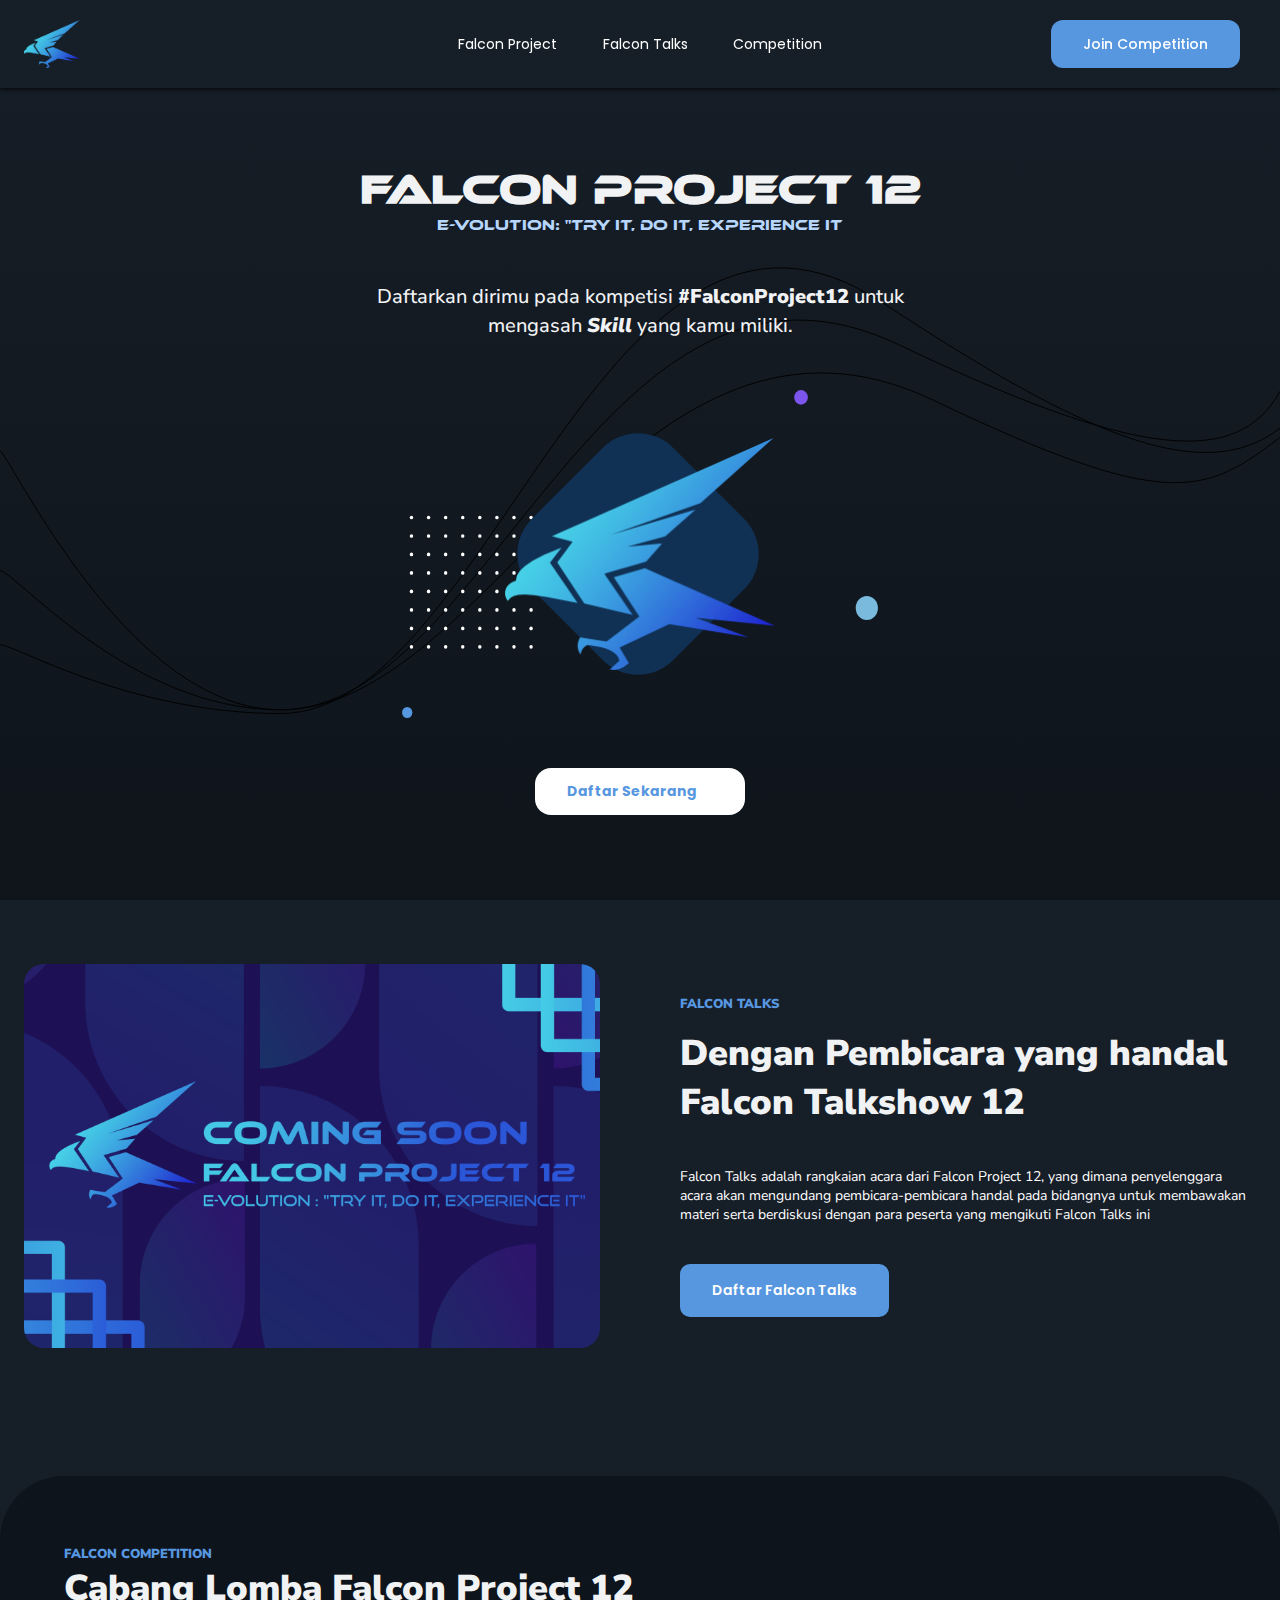
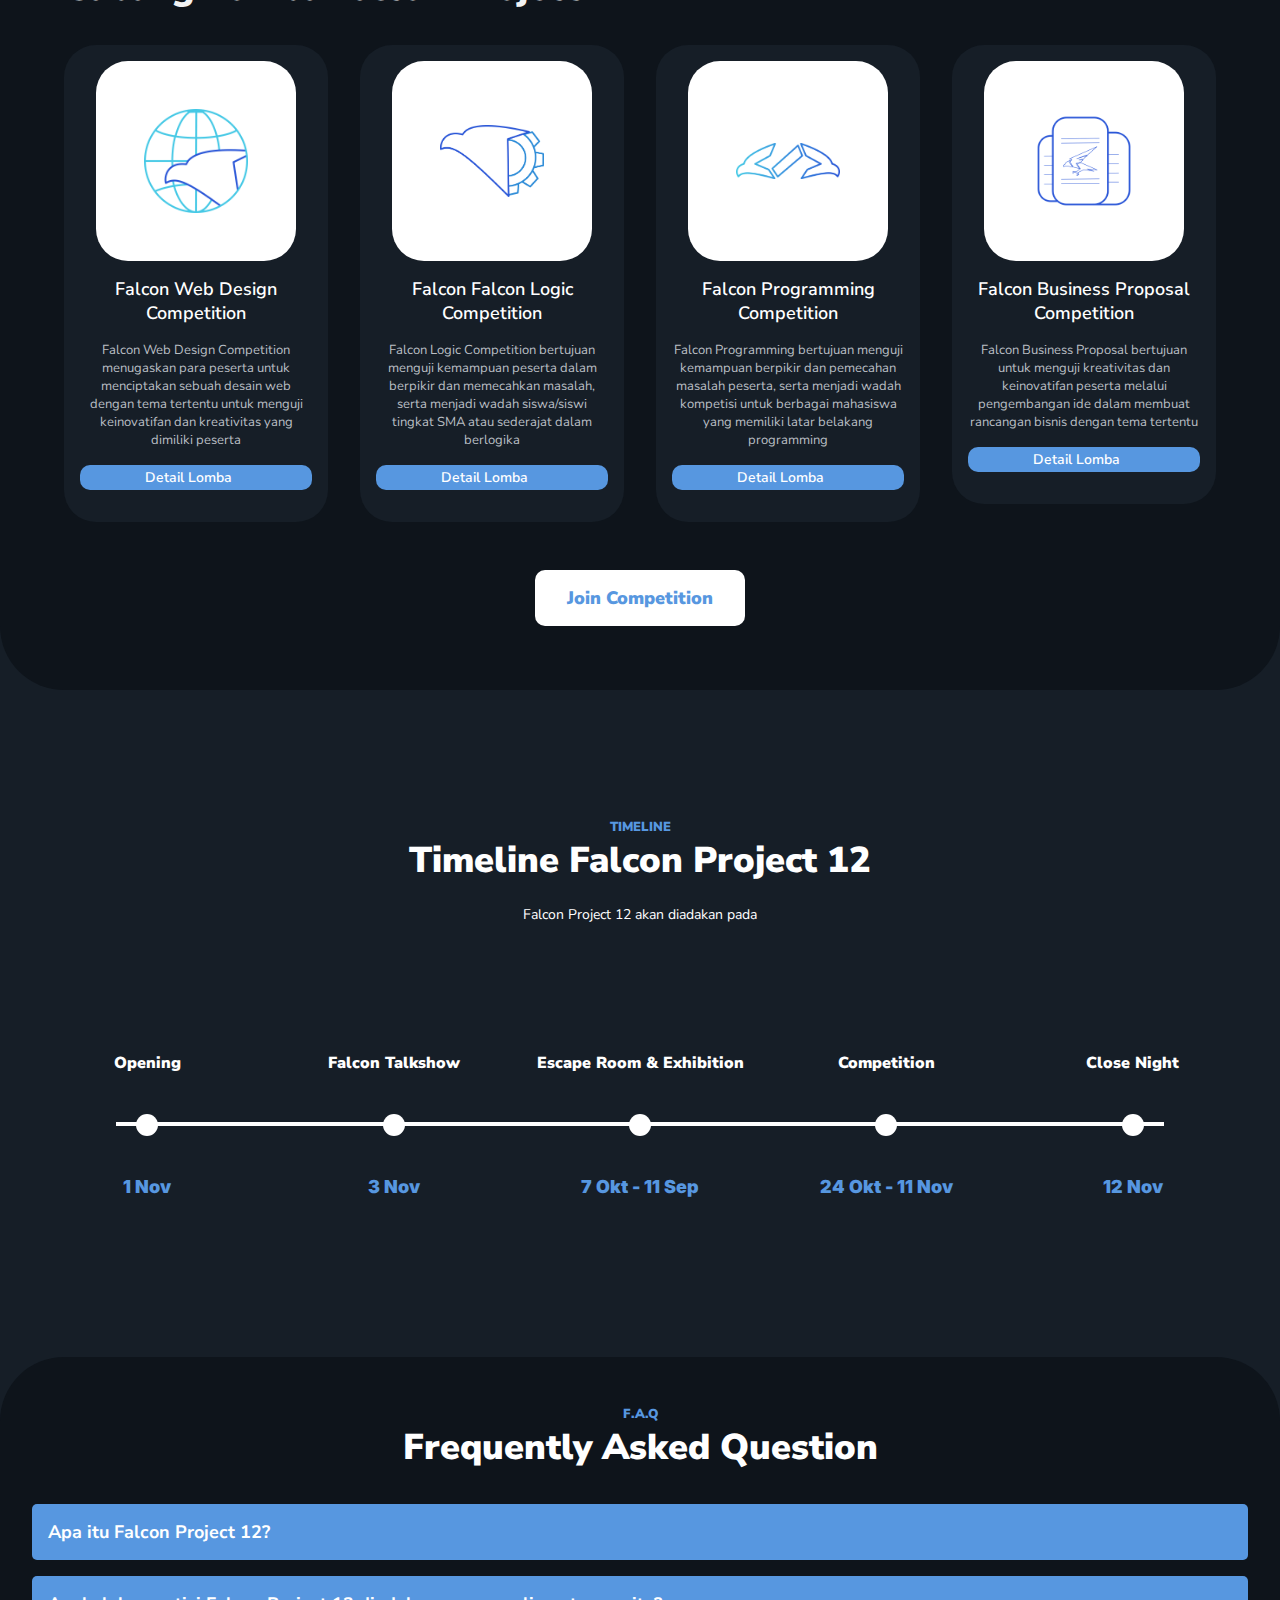
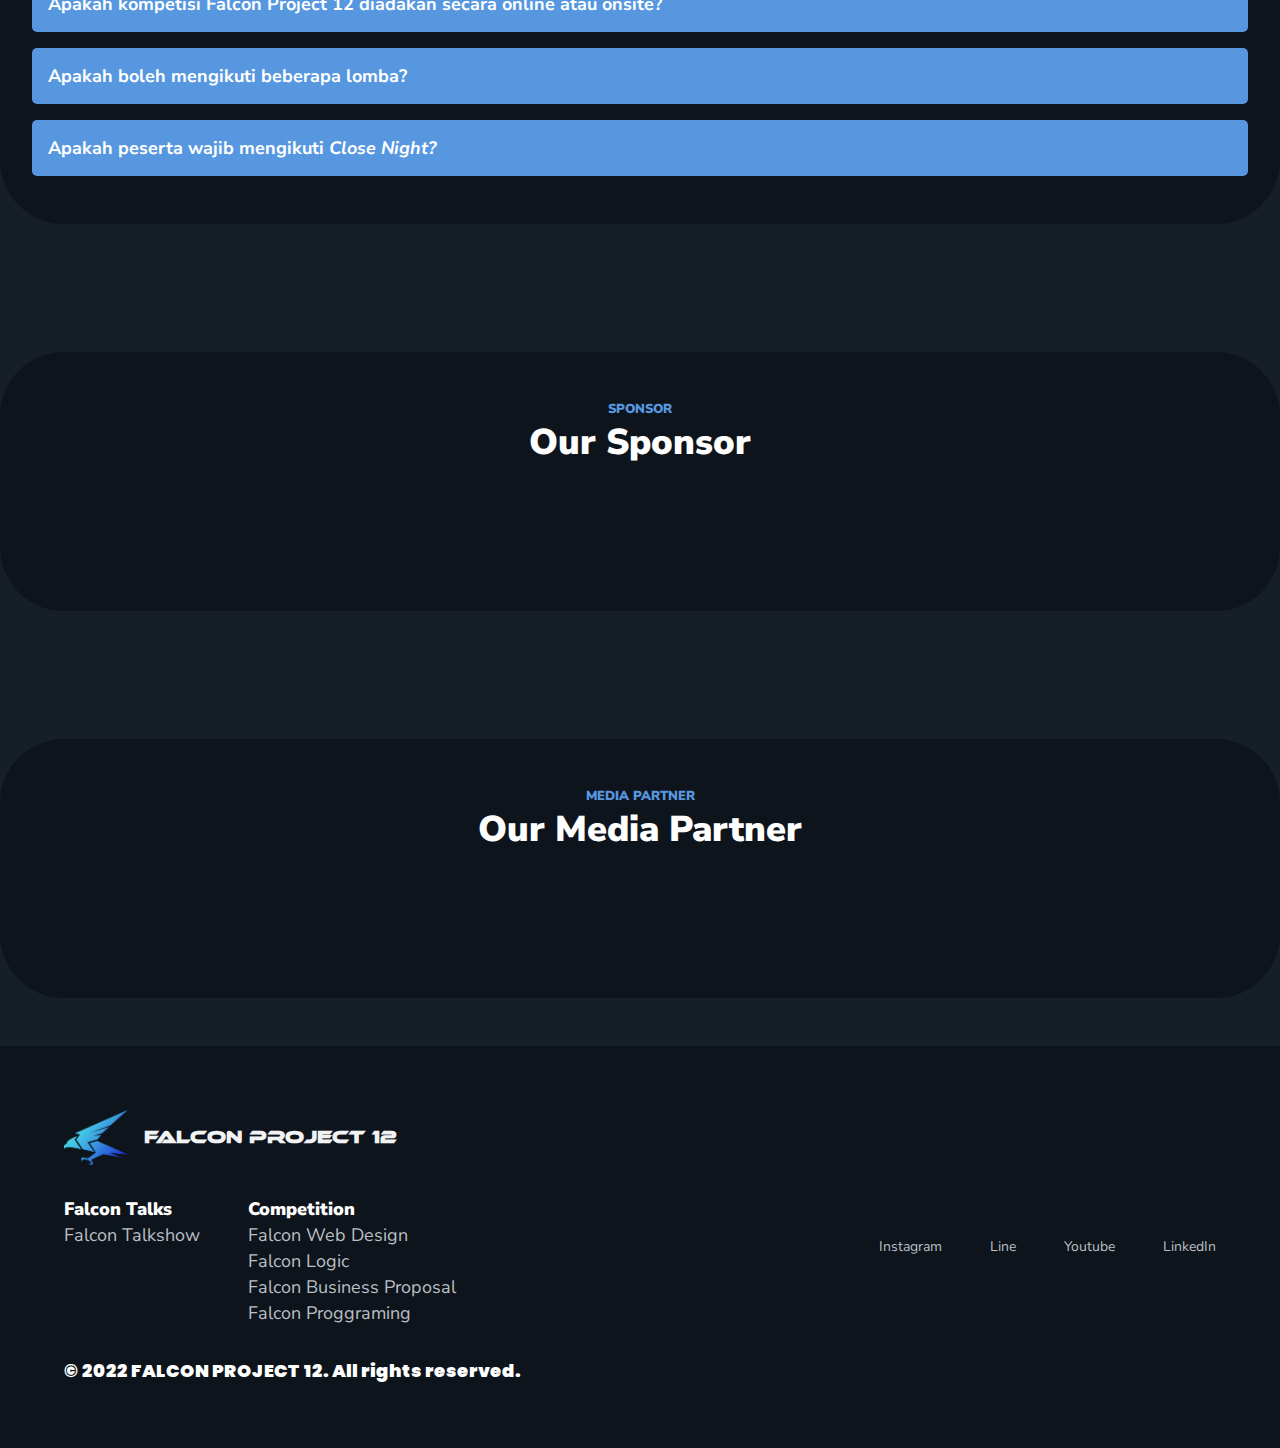
<file: index.html>
<!DOCTYPE html>
<html lang="en">
    <head>
        <meta charset="UTF-8" />
        <meta name="viewport" content="width=device-width, initial-scale=1.0" />

        <link rel="icon" href="assets/svg/logo-fp12.svg" />
        <link rel="stylesheet" href="src/css/style.css" />
        <link
            rel="stylesheet"
            href="https://unicons.iconscout.com/release/v4.0.0/css/line.css"
        />

        <title>Falcon Project 12 | Home</title>
    </head>
    <body>
        <header class="header">
            <nav class="nav container">
                <a href="" class="nav-logo">
                    <img src="assets/img/Logo.png" class="logo-img" alt=""
                /></a>

                <div class="nav-menu" id="nav-menu">
                    <ul class="nav-list">
                        <li>
                            <a href="#home" class="nav-item"
                                ><i class="uil uil-estate nav-icon"></i>
                                Falcon Project
                            </a>
                        </li>
                        <li>
                            <a href="#falcontalks" class="nav-item"
                                ><i class="uil uil-podium nav-icon"></i>
                                Falcon Talks
                            </a>
                        </li>
                        <li>
                            <a href="#competition" class="nav-item"
                                ><i class="uil uil-trophy nav-icon"></i
                                >Competition</a
                            >
                        </li>
                    </ul>
                    <i class="uil uil-times nav-close" id="nav-close"></i>
                </div>

                <div class="nav-btns">
                    <a
                        href="https://docs.google.com/forms/d/e/1FAIpQLScbzpM7zbUCjEdAmM71S8869TkVmk698YKVDysItlA7z0vyWg/viewform"
                        target="_blank"
                        class="join-btn"
                    >
                        Join Competition</a
                    >
                    <div class="nav-toggle" id="nav-toggle">
                        <i class="uil uil-apps"></i>
                    </div>
                </div>
            </nav>
        </header>

        <main class="main">
            <!-- =================================== Home =================================== -->
            <section class="home" id="home">
                <div class="home-container box-container">
                    <div class="home-content">
                        <div class="home-data">
                            <div class="home-wrapper-title">
                                <h1 class="home-title">Falcon Project 12</h1>
                                <h3 class="home-subtitle">
                                    E-VOLUTION: "TRY IT, DO IT, EXPERIENCE IT
                                </h3>
                            </div>
                            <h4 class="home-desc">
                                Daftarkan dirimu pada kompetisi
                                <span>#FalconProject12</span> untuk mengasah
                                <i>Skill</i> yang kamu miliki.
                            </h4>
                        </div>
                        <div class="home-img">
                            <img
                                src="assets/img/Logo.png"
                                class="home-image"
                                alt=""
                            />
                        </div>
                        <div class="home-btns">
                            <a
                                href="https://docs.google.com/forms/d/e/1FAIpQLScbzpM7zbUCjEdAmM71S8869TkVmk698YKVDysItlA7z0vyWg/viewform"
                                target="_blank"
                                class="home-join-btn"
                                ><b>Daftar Sekarang</b>
                                <i class="uil uil-import join-icon"></i
                            ></a>
                        </div>
                    </div>
                </div>
            </section>

            <!-- =================================== Falcon Talks =================================== -->

            <section class="falcontalks section" id="falcontalks">
                <div class="container falcontalks-content">
                    <div class="falcontalks-img">
                        <img
                            src="assets/img/Coming Soon FP 12 Banner.png"
                            class="falcontalks-image"
                            alt=""
                        />
                    </div>
                    <div class="falcontalks-data">
                        <div class="falcontalks-title">
                            <span class="section-title">FALCON TALKS</span>
                            <h4 class="section-subtitle">
                                Dengan Pembicara yang handal Falcon Talkshow 12
                            </h4>
                        </div>
                        <div class="section-desc justify-text">
                            Falcon Talks adalah rangkaian acara dari Falcon
                            Project 12, yang dimana penyelenggara acara akan
                            mengundang pembicara-pembicara handal pada bidangnya
                            untuk membawakan materi serta berdiskusi dengan para
                            peserta yang mengikuti Falcon Talks ini
                        </div>
                        <a href="" class="falcontalks-btn"
                            >Daftar Falcon Talks</a
                        >
                    </div>
                </div>
            </section>

            <!-- =================================== Falcon Competition =================================== -->
            <section class="competition section section-gap" id="competition">
                <div class="container competition-content box-container-second">
                    <div class="competition-data z-top">
                        <div class="competition-title">
                            <span class="section-title"
                                >FALCON COMPETITION</span
                            >
                            <h4 class="section-subtitle">
                                Cabang Lomba Falcon Project 12
                            </h4>
                        </div>
                    </div>
                    <div class="competition-list z-top">
                        <div class="competition-item-wrapper">
                            <div class="competition-item-img">
                                <img
                                    src="assets/img/Logo Lomba/Falcon Web Design.png"
                                    alt=""
                                />
                            </div>
                            <div class="competition-item-title">
                                Falcon Web Design Competition
                            </div>
                            <div class="competition-item-desc">
                                Falcon Web Design Competition menugaskan para
                                peserta untuk menciptakan sebuah desain web
                                dengan tema tertentu untuk menguji keinovatifan
                                dan kreativitas yang dimiliki peserta
                            </div>
                            <a
                                href="src/pages/falcon-webdesign.html"
                                class="competition-item-btn"
                            >
                                Detail Lomba
                                <i
                                    class="uil uil-angle-right competition-item-arrow"
                                ></i>
                            </a>
                        </div>

                        <div class="competition-item-wrapper">
                            <div class="competition-item-img">
                                <img
                                    src="assets/img/Logo Lomba/Falcon Logic.png"
                                    alt=""
                                />
                            </div>
                            <div class="competition-item-title">
                                Falcon Falcon Logic Competition
                            </div>
                            <div class="competition-item-desc">
                                Falcon Logic Competition bertujuan menguji
                                kemampuan peserta dalam berpikir dan memecahkan
                                masalah, serta menjadi wadah siswa/siswi tingkat
                                SMA atau sederajat dalam berlogika
                            </div>
                            <a
                                href="src/pages/falcon-logic.html"
                                class="competition-item-btn"
                            >
                                Detail Lomba
                                <i
                                    class="uil uil-angle-right competition-item-arrow"
                                ></i>
                            </a>
                        </div>

                        <div class="competition-item-wrapper">
                            <div class="competition-item-img">
                                <img
                                    src="assets/img/Logo Lomba/Falcon Programming.png"
                                    alt=""
                                />
                            </div>
                            <div class="competition-item-title">
                                Falcon Programming Competition
                            </div>
                            <div class="competition-item-desc">
                                Falcon Programming bertujuan menguji kemampuan
                                berpikir dan pemecahan masalah peserta, serta
                                menjadi wadah kompetisi untuk berbagai mahasiswa
                                yang memiliki latar belakang programming
                            </div>
                            <a
                                href="src/pages/falcon-programming.html"
                                class="competition-item-btn"
                            >
                                Detail Lomba
                                <i
                                    class="uil uil-angle-right competition-item-arrow"
                                ></i>
                            </a>
                        </div>

                        <div class="competition-item-wrapper">
                            <div class="competition-item-img">
                                <img
                                    src="assets/img/Logo Lomba/Falcon Business.png"
                                    alt=""
                                />
                            </div>
                            <div class="competition-item-title">
                                Falcon Business Proposal Competition
                            </div>
                            <div class="competition-item-desc">
                                Falcon Business Proposal bertujuan untuk menguji
                                kreativitas dan keinovatifan peserta melalui
                                pengembangan ide dalam membuat rancangan bisnis
                                dengan tema tertentu
                            </div>
                            <a
                                href="src/pages/falcon-businessproposal.html"
                                class="competition-item-btn"
                            >
                                Detail Lomba
                                <i
                                    class="uil uil-angle-right competition-item-arrow"
                                ></i>
                            </a>
                        </div>
                    </div>
                    <a
                        href="https://docs.google.com/forms/d/e/1FAIpQLScbzpM7zbUCjEdAmM71S8869TkVmk698YKVDysItlA7z0vyWg/viewform"
                        target="_blank"
                        class="competition-btn z-top"
                        >Join Competition</a
                    >
                </div>
            </section>

            <!-- =================================== Falcon Timeline =================================== -->
            <div class="section timeline section-gap" id="timeline">
                <div class="container timeline-content">
                    <div class="timeline-data">
                        <div class="timeline-title">
                            <div class="section-title">TIMELINE</div>
                            <div class="section-subtitle">
                                Timeline Falcon Project 12
                            </div>
                        </div>
                        <div class="section-desc timeline-desc">
                            Falcon Project 12 akan diadakan pada
                        </div>
                    </div>
                    <div class="timeline-main">
                        <span class="timeline-middle-line"> </span>
                        <div class="timeline-item">
                            <h4 class="timeline-item-title">Opening</h4>
                            <span class="timeline-rounded">
                                <div class="timeline-rounded-center"></div>
                            </span>
                            <div class="timeline-item-date">1 Nov</div>
                        </div>
                        <div class="timeline-item">
                            <h4 class="timeline-item-title">Falcon Talkshow</h4>
                            <span class="timeline-rounded">
                                <div class="timeline-rounded-center"></div>
                            </span>
                            <div class="timeline-item-date">3 Nov</div>
                        </div>
                        <div class="timeline-item">
                            <h4 class="timeline-item-title">
                                Escape Room & Exhibition
                            </h4>
                            <span class="timeline-rounded">
                                <div class="timeline-rounded-center"></div>
                            </span>
                            <div class="timeline-item-date">7 Okt - 11 Sep</div>
                        </div>
                        <div class="timeline-item">
                            <h4 class="timeline-item-title">Competition</h4>
                            <span class="timeline-rounded">
                                <div class="timeline-rounded-center"></div>
                            </span>
                            <div class="timeline-item-date">
                                24 Okt - 11 Nov
                            </div>
                        </div>
                        <div class="timeline-item">
                            <h4 class="timeline-item-title">Close Night</h4>
                            <span class="timeline-rounded">
                                <div class="timeline-rounded-center"></div>
                            </span>
                            <div class="timeline-item-date">12 Nov</div>
                        </div>
                    </div>
                </div>
            </div>

            <!-- =================================== Falcon F A Q =================================== -->
            <div class="section faq section-gap" id="faq">
                <div class="container faq-content box-container-second">
                    <div class="faq-data">
                        <div class="faq-title">
                            <div class="section-title">F.A.Q</div>
                            <div class="section-subtitle">
                                Frequently Asked Question
                            </div>
                        </div>
                    </div>
                    <div class="faq-main">
                        <div class="faq-item">
                            <p class="faq-question">
                                Apa itu Falcon Project 12?
                            </p>
                            <div class="faq-answer-wrapper">
                                <p class="faq-answer">
                                    Falcon Project 12 adalah sebuah
                                    <i>Event IT</i> yang diadakan oleh Fakultas
                                    <i
                                        >School of Information Science and
                                        Technology </i
                                    >(SISTech) UPH.
                                </p>
                            </div>
                        </div>

                        <div class="faq-item">
                            <p class="faq-question">
                                Apakah kompetisi Falcon Project 12 diadakan
                                secara online atau onsite?
                            </p>
                            <div class="faq-answer-wrapper">
                                <p class="faq-answer">
                                    Seluruh babak penyisihan lomba yang diadakan
                                    akan dilaksanakan secara <i>online</i>, dan
                                    seluruh <b>Babak Final</b> akan dilaksanakan
                                    secara <i>on-site</i>, di Universitas Pelita
                                    Harapan Main Campus, Lippo Village.
                                </p>
                            </div>
                        </div>

                        <div class="faq-item">
                            <p class="faq-question">
                                Apakah boleh mengikuti beberapa lomba?
                            </p>
                            <div class="faq-answer-wrapper">
                                <p class="faq-answer">
                                    Ya, peserta dapat mengikuti lebih dari satu
                                    lomba.
                                </p>
                            </div>
                        </div>

                        <div class="faq-item">
                            <p class="faq-question">
                                Apakah peserta wajib mengikuti
                                <i>Close Night?</i>
                            </p>
                            <div class="faq-answer-wrapper">
                                <p class="faq-answer">
                                    Ya, peserta berhasil menjadi juara
                                    diwajibkan untuk mengikuti
                                    <i>Closing Night</i>.
                                </p>
                            </div>
                        </div>
                    </div>
                </div>
            </div>

            <!-- =================================== Falcon Sponsor =================================== -->
            <div class="section sponsor section-gap">
                <div class="container sponsor-content box-container-second">
                    <div class="sponsor-data">
                        <div class="sponsor-title">
                            <div class="section-title">SPONSOR</div>
                            <div class="section-subtitle">Our Sponsor</div>
                        </div>
                    </div>
                    <div class="sponsor-main">
                        <div class="sponsor-item">
                            <!-- <img src="assets/img/Logo HMP/HMFH.png" alt="" /> -->
                        </div>
                    </div>
                </div>
            </div>

            <!-- =================================== Falcon Media Partner =================================== -->
            <div class="section sponsor section-gap">
                <div class="container sponsor-content box-container-second">
                    <div class="sponsor-data">
                        <div class="sponsor-title">
                            <div class="section-title">MEDIA PARTNER</div>
                            <div class="section-subtitle">
                                Our Media Partner
                            </div>
                        </div>
                    </div>
                    <div class="sponsor-main">
                        <div class="sponsor-item">
                            <!-- <img src="assets/img/Logo HMP/HMFH.png" alt="" /> -->
                        </div>
                    </div>
                </div>
            </div>
        </main>

        <footer class="footer">
            <div class="footer-main">
                <a href="#" class="footer-logo-wrapper">
                    <img src="assets/img/Logo.png" class="footer-logo" alt="" />
                    <h2 class="footer-logo-title">Falcon Project 12</h2>
                </a>
                <div class="footer-items">
                    <div class="footer-item">
                        <a href="#" class="footer-item-title">Falcon Talks</a>
                        <a href="#falcontalks" class="footer-item-subitem"
                            >Falcon Talkshow</a
                        >
                    </div>
                    <div class="footer-item">
                        <a href="#competition" class="footer-item-title"
                            >Competition</a
                        >
                        <a href="#competition" class="footer-item-subitem"
                            >Falcon Web Design</a
                        >
                        <a href="#competition" class="footer-item-subitem"
                            >Falcon Logic</a
                        >
                        <a href="#competition" class="footer-item-subitem"
                            >Falcon Business Proposal</a
                        >
                        <a href="#competition" class="footer-item-subitem"
                            >Falcon Proggraming</a
                        >
                    </div>
                </div>
                <div class="footer-footer">
                    <h4 class="footer-footer-desc">
                        © 2022 FALCON PROJECT 12. All rights reserved.
                    </h4>
                </div>
            </div>
            <div class="footer-sosmed">
                <a
                    href="https://www.instagram.com/falconprojectuph/"
                    class="footer-icon-wrapper"
                    target="_blank"
                >
                    <i class="uil uil-instagram-alt footer-icon"></i>
                    <p class="footer-icon-title">Instagram</p>
                </a>

                <a
                    href="https://line.me/ti/p/~@dpt6203g"
                    class="footer-icon-wrapper"
                    target="_blank"
                >
                    <i class="uil uil-line footer-icon"></i>
                    <p class="footer-icon-title">Line</p>
                </a>
                <a
                    href="https://www.youtube.com/channel/UCRBJ0VgC83JidBvAix3I2Kg"
                    class="footer-icon-wrapper"
                    target="_blank"
                >
                    <i class="uil uil-youtube footer-icon"></i>
                    <p class="footer-icon-title">Youtube</p>
                </a>
                <a
                    href="https://www.linkedin.com/school/universitas-pelita-harapan-main-campus/"
                    class="footer-icon-wrapper"
                    target="_blank"
                >
                    <i class="uil uil-linkedin footer-icon"></i>
                    <p class="footer-icon-title">LinkedIn</p>
                </a>
            </div>
        </footer>

        <script src="src/js/main.js"></script>
    </body>
</html>
</file>
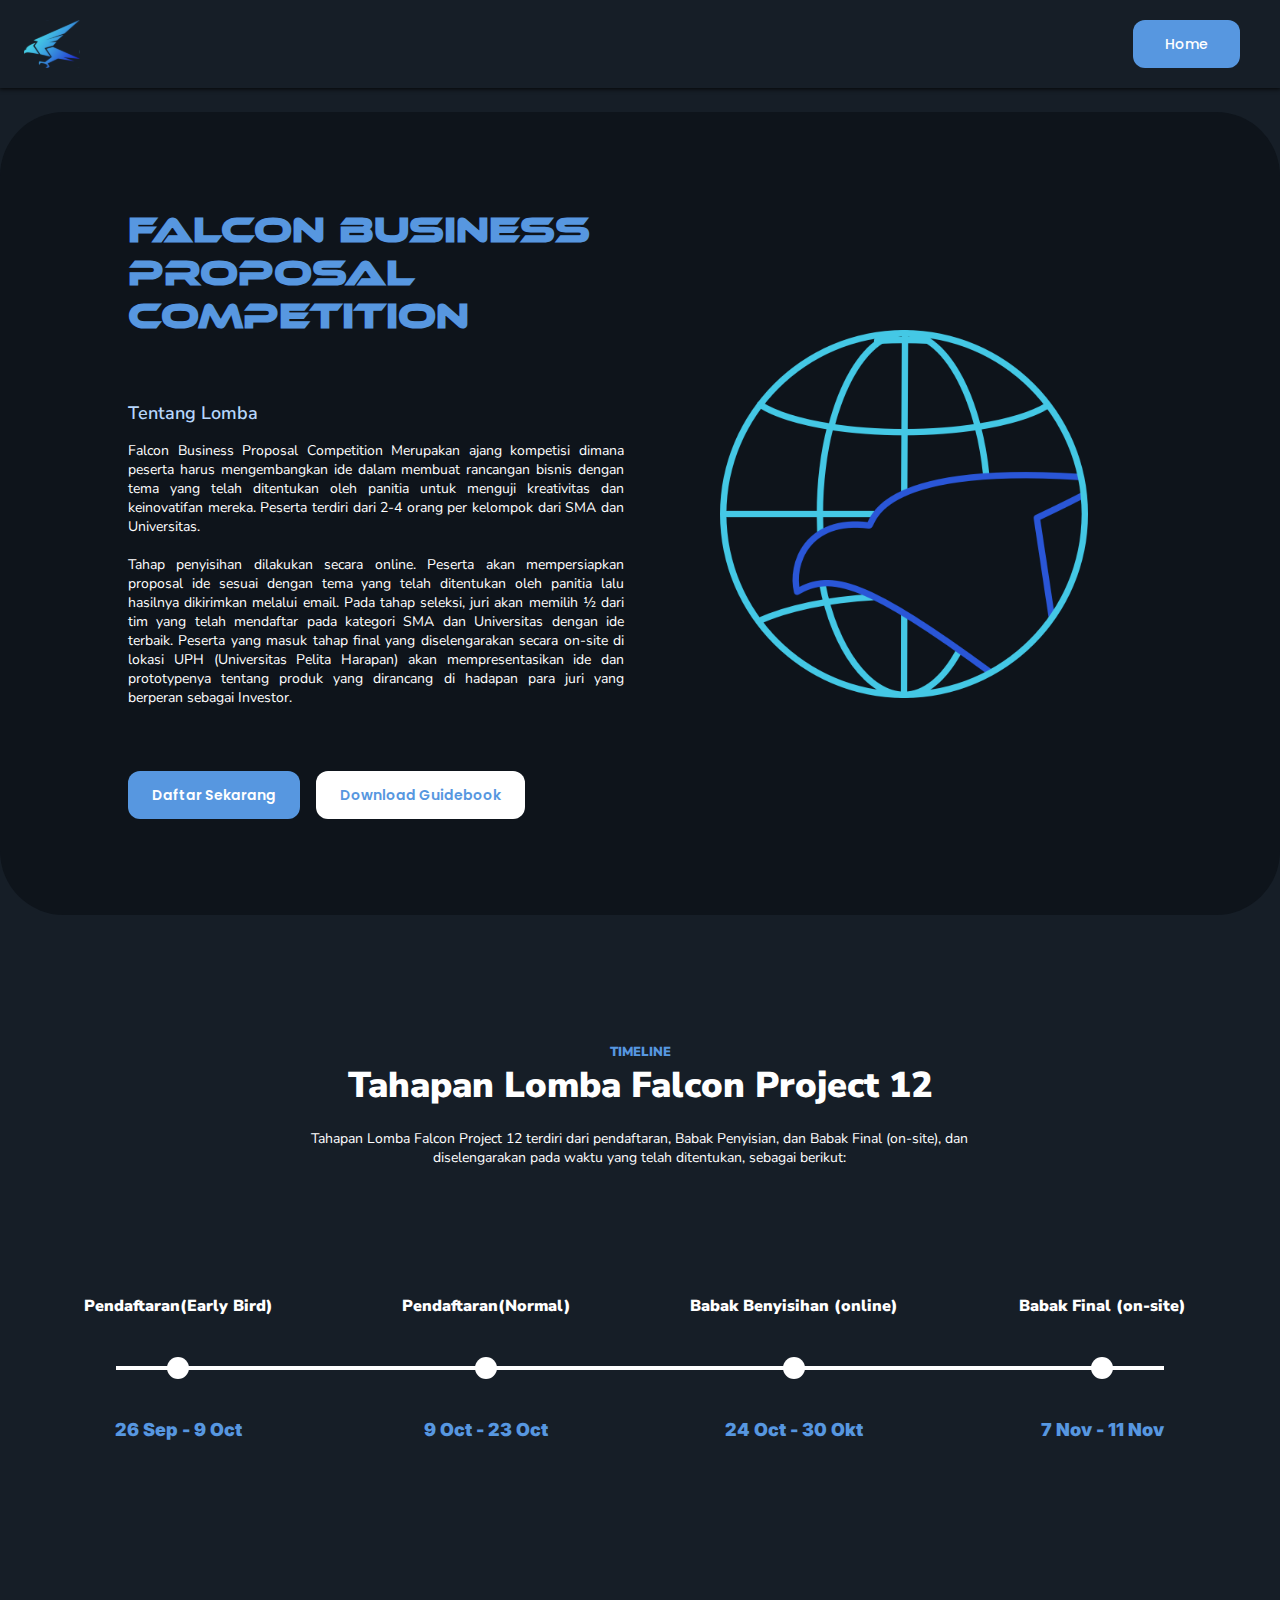
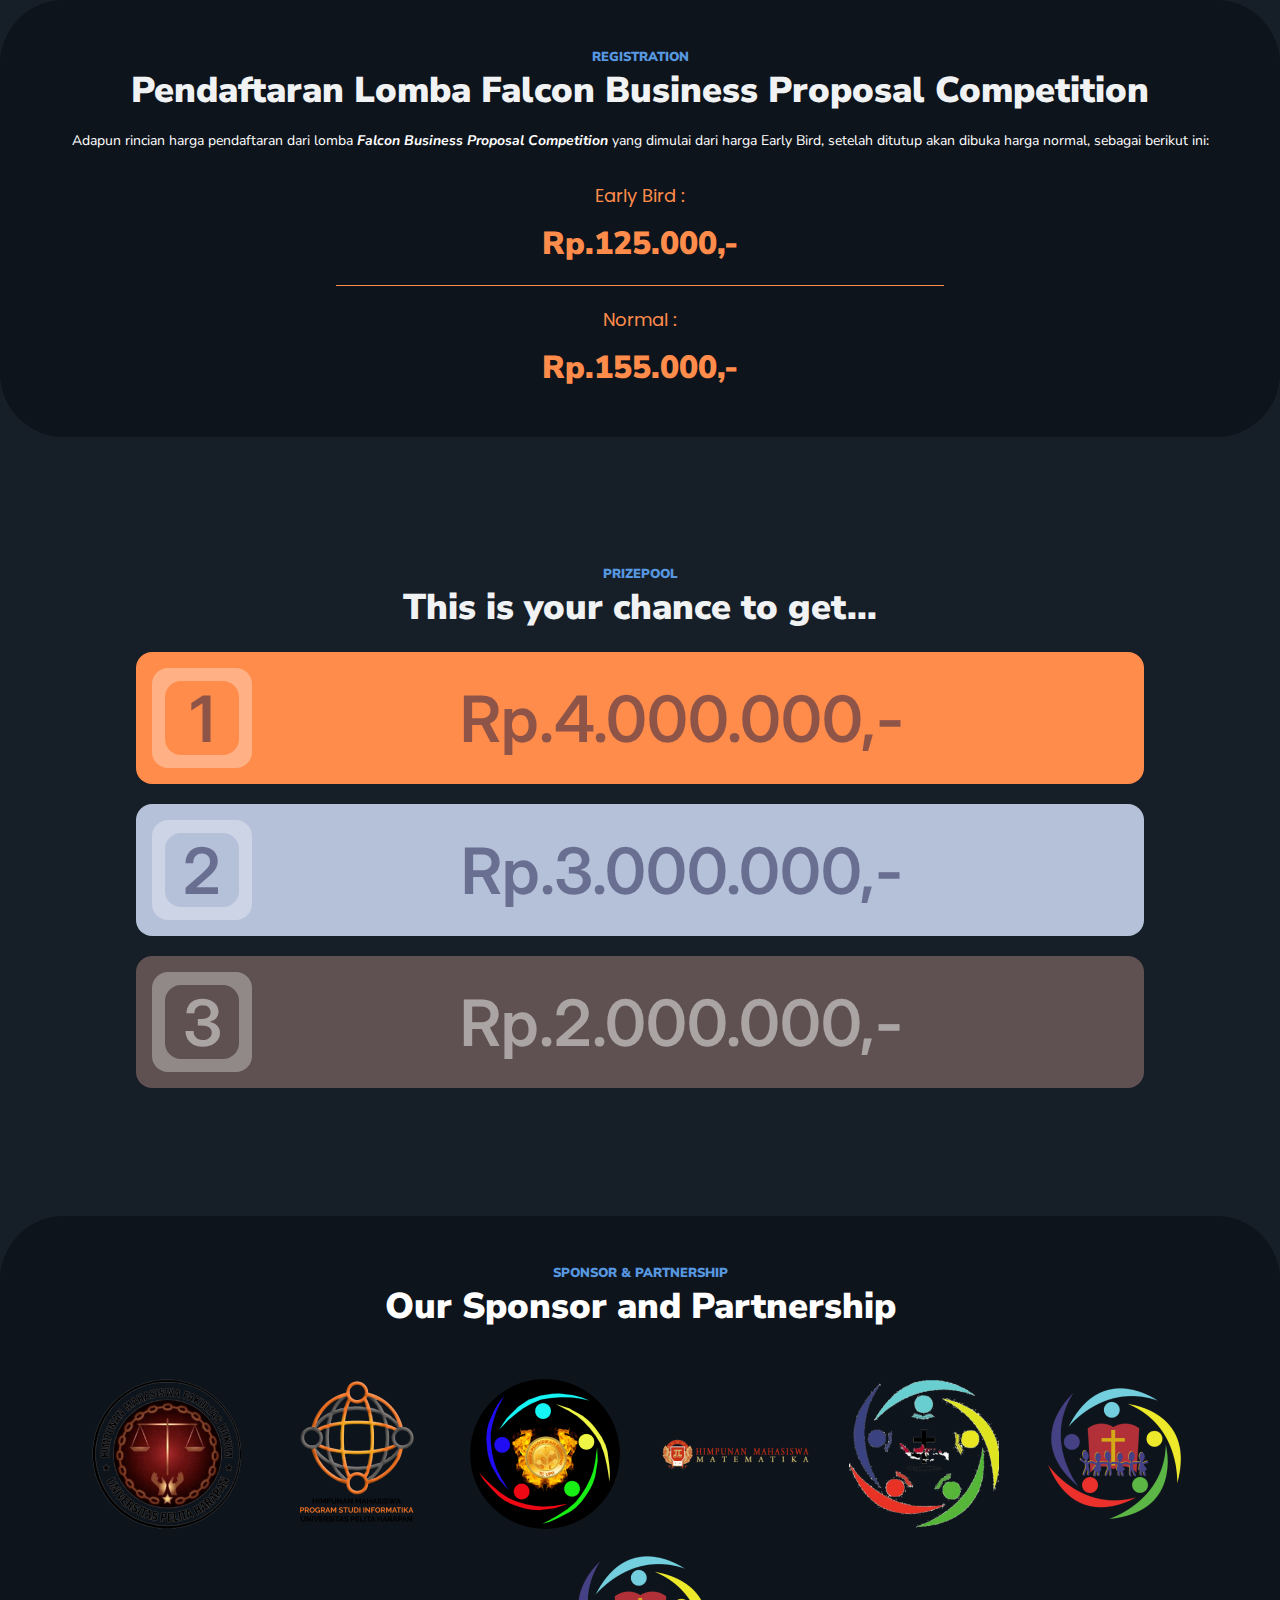
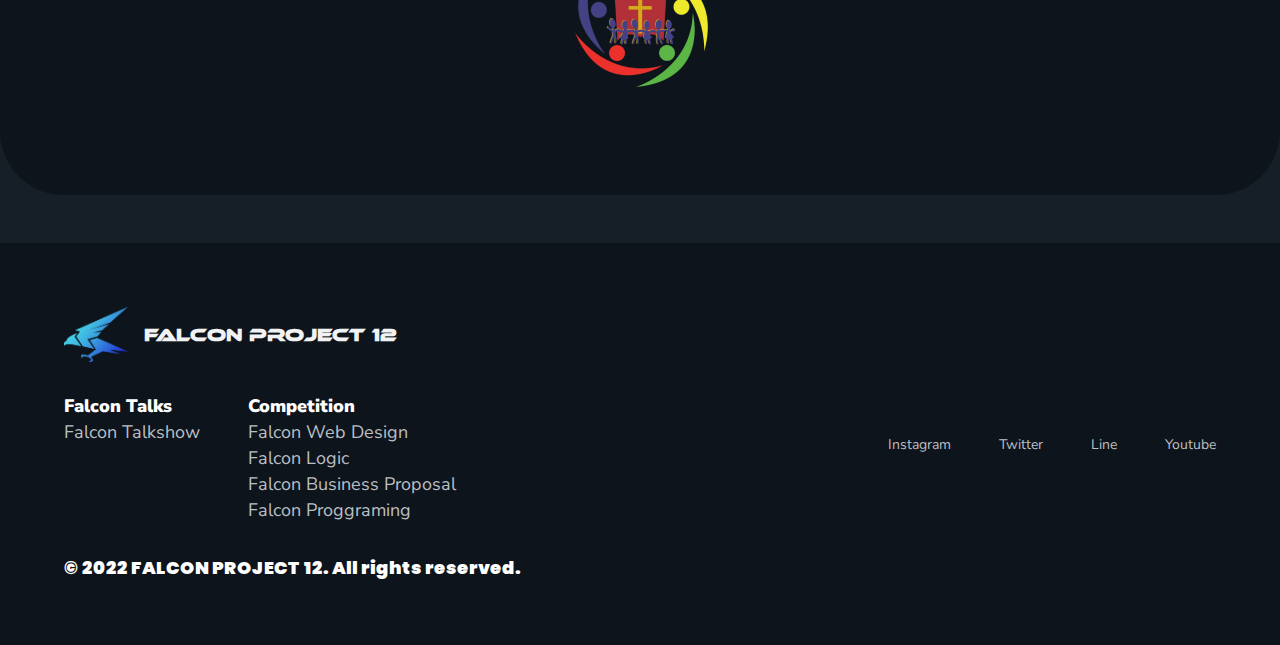
<file: src/pages/falcon-businessproposal.html>
<!DOCTYPE html>
<html lang="en">
    <head>
        <meta charset="UTF-8" />
        <meta name="viewport" content="width=device-width, initial-scale=1.0" />

        <link rel="stylesheet" href="../../src/css/style.css" />

        <link
            rel="stylesheet"
            href="https://unicons.iconscout.com/release/v4.0.0/css/line.css"
        />

        <title>Falcon Project 12 | Falcon Business Proposal Competition</title>
    </head>
    <body>
        <header class="header">
            <nav class="nav container">
                <a href="" class="nav-logo">
                    <img
                        src="../../assets/svg/logo-fp12.svg"
                        class="logo-img"
                        alt=""
                /></a>

                <div class="nav-btns">
                    <a href="../../index.html#competition" class="join-btn"
                        >Home</a
                    >
                    <div class="nav-toggle" id="nav-toggle">
                        <i class="uil uil-apps"></i>
                    </div>
                </div>
            </nav>
        </header>

        <main class="main">
            <!-- =================================== Home =================================== -->
            <div class="contest-home" id="contest-home">
                <div
                    class="container box-container-second contest-home-content"
                >
                    <div class="contest-home-data-wrapper">
                        <div class="contest-home-data">
                            <h1 class="contest-home-title">
                                Falcon Business Proposal Competition
                            </h1>
                            <div class="contest-home-desc-wrapper">
                                <h4 class="contest-home-subtitle">
                                    Tentang Lomba
                                </h4>
                                <p class="contest-home-desc">
                                    Falcon Business Proposal Competition
                                    Merupakan ajang kompetisi dimana peserta
                                    harus mengembangkan ide dalam membuat
                                    rancangan bisnis dengan tema yang telah
                                    ditentukan oleh panitia untuk menguji
                                    kreativitas dan keinovatifan mereka. Peserta
                                    terdiri dari 2-4 orang per kelompok dari SMA
                                    dan Universitas.
                                    <br />
                                    <br />
                                    Tahap penyisihan dilakukan secara online.
                                    Peserta akan mempersiapkan proposal ide
                                    sesuai dengan tema yang telah ditentukan
                                    oleh panitia lalu hasilnya dikirimkan
                                    melalui email. Pada tahap seleksi, juri akan
                                    memilih ½ dari tim yang telah mendaftar pada
                                    kategori SMA dan Universitas dengan ide
                                    terbaik. Peserta yang masuk tahap final yang
                                    diselengarakan secara on-site di lokasi UPH
                                    (Universitas Pelita Harapan) akan
                                    mempresentasikan ide dan prototypenya
                                    tentang produk yang dirancang di hadapan
                                    para juri yang berperan sebagai Investor.
                                </p>
                            </div>
                            <div class="contest-home-btns">
                                <a
                                    href="https://docs.google.com/forms/d/e/1FAIpQLScbzpM7zbUCjEdAmM71S8869TkVmk698YKVDysItlA7z0vyWg/viewform"
                                    class="contest-home-btn btn"
                                    >Daftar Sekarang</a
                                >
                                <a href="#" class="contest-home-btn-second btn"
                                    >Download Guidebook</a
                                >
                            </div>
                        </div>
                        <div class="contest-home-cover">
                            <img
                                src="../../assets/img/Logo Lomba/Falcon Web Design.png"
                                alt=""
                            />
                        </div>
                    </div>
                </div>
            </div>
            <!-- =================================== Falcon Timeline =================================== -->
            <div class="section timeline section-gap" id="timeline">
                <div class="container timeline-content">
                    <div class="timeline-data">
                        <div class="timeline-title">
                            <div class="section-title">TIMELINE</div>
                            <div class="section-subtitle">
                                Tahapan Lomba Falcon Project 12
                            </div>
                        </div>
                        <div class="section-desc timeline-desc">
                            Tahapan Lomba Falcon Project 12 terdiri dari
                            pendaftaran, Babak Penyisian, dan Babak Final
                            (on-site), dan diselengarakan pada waktu yang telah
                            ditentukan, sebagai berikut:
                        </div>
                    </div>
                    <div class="timeline-main">
                        <span class="timeline-middle-line"> </span>
                        <div class="timeline-item">
                            <h4 class="timeline-item-title">
                                Pendaftaran(Early Bird)
                            </h4>
                            <span class="timeline-rounded">
                                <div class="timeline-rounded-center"></div>
                            </span>
                            <div class="timeline-item-date">26 Sep - 9 Oct</div>
                        </div>
                        <div class="timeline-item">
                            <h4 class="timeline-item-title">
                                Pendaftaran(Normal)
                            </h4>
                            <span class="timeline-rounded">
                                <div class="timeline-rounded-center"></div>
                            </span>
                            <div class="timeline-item-date">9 Oct - 23 Oct</div>
                        </div>
                        <div class="timeline-item">
                            <h4 class="timeline-item-title">
                                Babak Benyisihan (online)
                            </h4>
                            <span class="timeline-rounded">
                                <div class="timeline-rounded-center"></div>
                            </span>
                            <div class="timeline-item-date">
                                24 Oct - 30 Okt
                            </div>
                        </div>
                        <div class="timeline-item">
                            <h4 class="timeline-item-title">
                                Babak Final (on-site)
                            </h4>
                            <span class="timeline-rounded">
                                <div class="timeline-rounded-center"></div>
                            </span>
                            <div class="timeline-item-date">7 Nov - 11 Nov</div>
                        </div>
                    </div>
                </div>
            </div>

            <!-- =================================== Falcon Registrasi =================================== -->
            <div class="section registration section-gap" id="registration">
                <div
                    class="container registration-content box-container-second"
                >
                    <div class="registration-data">
                        <div class="registration-title-wrapper">
                            <h4 class="section-title">REGISTRATION</h4>
                            <h2 class="section-subtitle">
                                Pendaftaran Lomba Falcon Business Proposal
                                Competition
                            </h2>
                        </div>
                        <p class="section-desc">
                            Adapun rincian harga pendaftaran dari lomba
                            <b><i>Falcon Business Proposal Competition</i></b>
                            yang dimulai dari harga Early Bird, setelah ditutup
                            akan dibuka harga normal, sebagai berikut ini:
                        </p>
                    </div>

                    <div class="registration-main">
                        <div class="registration-prize-wrapper">
                            <p class="registration-prize-title">Early Bird :</p>
                            <h2 class="registration-prize-prize">
                                Rp.125.000,-
                            </h2>
                        </div>
                        <div class="registration-prize-line"></div>
                        <div class="registration-prize-wrapper">
                            <p class="registration-prize-title">Normal :</p>
                            <h2 class="registration-prize-prize">
                                Rp.155.000,-
                            </h2>
                        </div>
                    </div>
                </div>
            </div>

            <!-- =================================== Falcon Prizepool =================================== -->
            <div class="section registration section-gap" id="registration">
                <div class="container prizepool-content">
                    <div class="prizepool-title-wrapper">
                        <h4 class="section-title">PRIZEPOOL</h4>
                        <h2 class="section-subtitle">
                            This is your chance to get...
                        </h2>
                    </div>
                    <div class="prizepool-main">
                        <div class="prizepool-item-list">
                            <div class="prizepool-item gold">
                                <div class="prizepool-number-wrapper">
                                    <h2
                                        class="prizepool-number gold text-price-dark"
                                    >
                                        1
                                    </h2>
                                </div>
                                <div class="prizepool-prize-wrapper">
                                    <h2 class="prizepool-prize text-price-dark">
                                        Rp.4.000.000,-
                                    </h2>
                                </div>
                            </div>
                            <div class="prizepool-item silver">
                                <div class="prizepool-number-wrapper">
                                    <h2
                                        class="prizepool-number silver text-price-dark"
                                    >
                                        2
                                    </h2>
                                </div>
                                <div class="prizepool-prize-wrapper">
                                    <h2 class="prizepool-prize text-price-dark">
                                        Rp.3.000.000,-
                                    </h2>
                                </div>
                            </div>
                            <div class="prizepool-item bronze">
                                <div class="prizepool-number-wrapper">
                                    <h2
                                        class="prizepool-number bronze text-price-light"
                                    >
                                        3
                                    </h2>
                                </div>
                                <div class="prizepool-prize-wrapper">
                                    <h2
                                        class="prizepool-prize text-price-light"
                                    >
                                        Rp.2.000.000,-
                                    </h2>
                                </div>
                            </div>
                        </div>
                    </div>
                </div>
            </div>

            <!-- =================================== Falcon Sponsor =================================== -->
            <div class="section sponsor section-gap">
                <div class="container sponsor-content box-container-second">
                    <div class="sponsor-data">
                        <div class="sponsor-title">
                            <div class="section-title">
                                SPONSOR & PARTNERSHIP
                            </div>
                            <div class="section-subtitle">
                                Our Sponsor and Partnership
                            </div>
                        </div>
                    </div>
                    <div class="sponsor-main">
                        <div class="sponsor-item">
                            <img
                                src="../../assets/img/Logo HMP/HMFH.png"
                                alt=""
                            />
                        </div>
                        <div class="sponsor-item">
                            <img
                                src="../../assets/img/Logo HMP/HMPS_INFORMATIKA 1.png"
                                alt=""
                            />
                        </div>
                        <div class="sponsor-item">
                            <img
                                src="../../assets/img/Logo HMP/HMPS_Pendidikan Ekonomi 1.png"
                                alt=""
                            />
                        </div>
                        <div class="sponsor-item">
                            <img
                                src="../../assets/img/Logo HMP/HMPS_MatematikaTerapan 1.png"
                                alt=""
                            />
                        </div>
                        <div class="sponsor-item">
                            <img
                                src="../../assets/img/Logo HMP/HMPS_Pendidikan Bahasa Indonesia 1.png"
                                alt=""
                            />
                        </div>
                        <div class="sponsor-item">
                            <img
                                src="../../assets/img/Logo HMP/HMPS_PGSD[1] 1.png"
                                alt=""
                            />
                        </div>
                        <div class="sponsor-item">
                            <img
                                src="../../assets/img/Logo HMP/HMPS_PGSD[1] 1.png"
                                alt=""
                            />
                        </div>
                    </div>
                </div>
            </div>
        </main>

        <footer class="footer">
            <div class="footer-main">
                <a href="#" class="footer-logo-wrapper">
                    <img
                        src="../../assets/img/Logo.png"
                        class="footer-logo"
                        alt=""
                    />
                    <h2 class="footer-logo-title">Falcon Project 12</h2>
                </a>
                <div class="footer-items">
                    <div class="footer-item">
                        <a href="#" class="footer-item-title">Falcon Talks</a>
                        <a href="#" class="footer-item-subitem"
                            >Falcon Talkshow</a
                        >
                    </div>
                    <div class="footer-item">
                        <a href="#" class="footer-item-title">Competition</a>
                        <a href="#" class="footer-item-subitem"
                            >Falcon Web Design</a
                        >
                        <a href="#" class="footer-item-subitem">Falcon Logic</a>
                        <a href="#" class="footer-item-subitem"
                            >Falcon Business Proposal</a
                        >
                        <a href="#" class="footer-item-subitem"
                            >Falcon Proggraming</a
                        >
                    </div>
                </div>
                <div class="footer-footer">
                    <h4 class="footer-footer-desc">
                        © 2022 FALCON PROJECT 12. All rights reserved.
                    </h4>
                </div>
            </div>
            <div class="footer-sosmed">
                <div class="footer-icon-wrapper">
                    <i class="uil uil-instagram-alt footer-icon"></i>
                    <p class="footer-icon-title">Instagram</p>
                </div>
                <div class="footer-icon-wrapper">
                    <i class="uil uil-twitter footer-icon"></i>
                    <p class="footer-icon-title">Twitter</p>
                </div>
                <div class="footer-icon-wrapper">
                    <i class="uil uil-line footer-icon"></i>
                    <p class="footer-icon-title">Line</p>
                </div>
                <div class="footer-icon-wrapper">
                    <i class="uil uil-youtube footer-icon"></i>
                    <p class="footer-icon-title">Youtube</p>
                </div>
            </div>
        </footer>

        <script src="../../src/js/main.js"></script>
    </body>
</html>
</file>
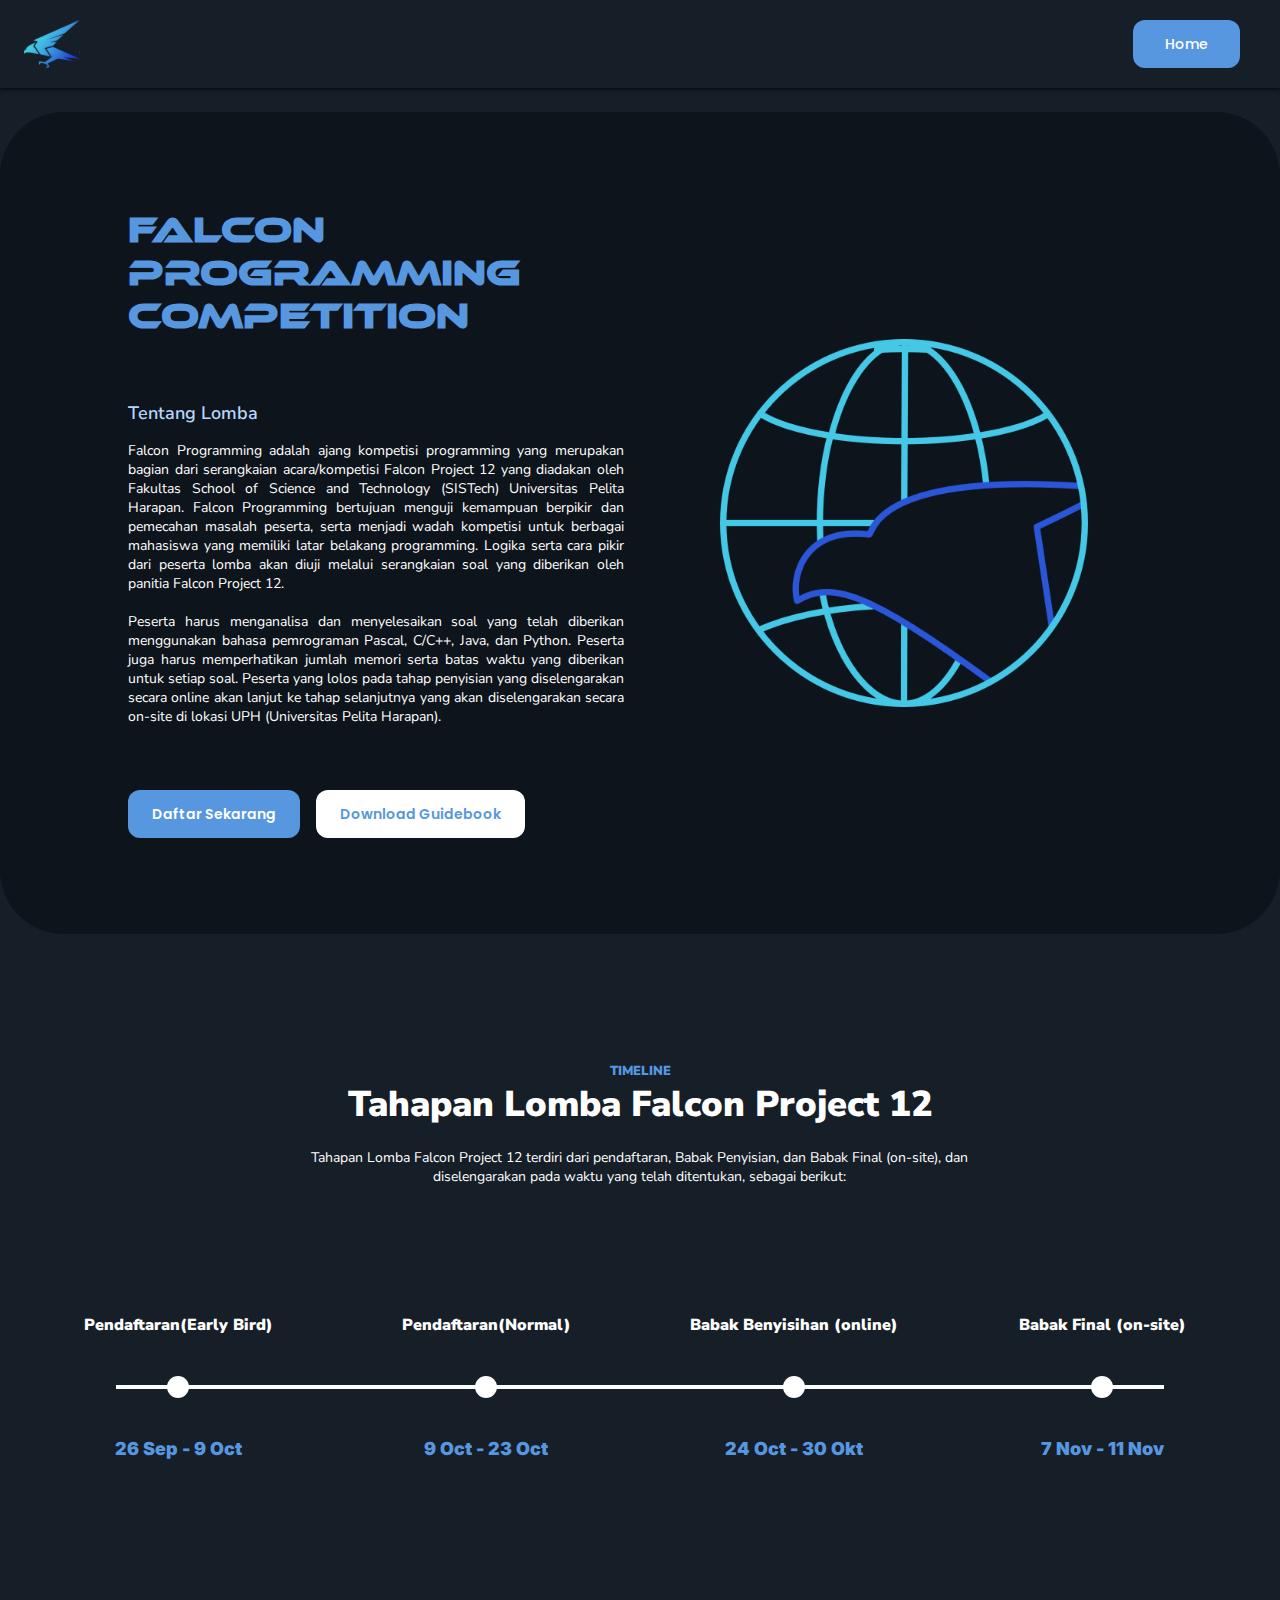
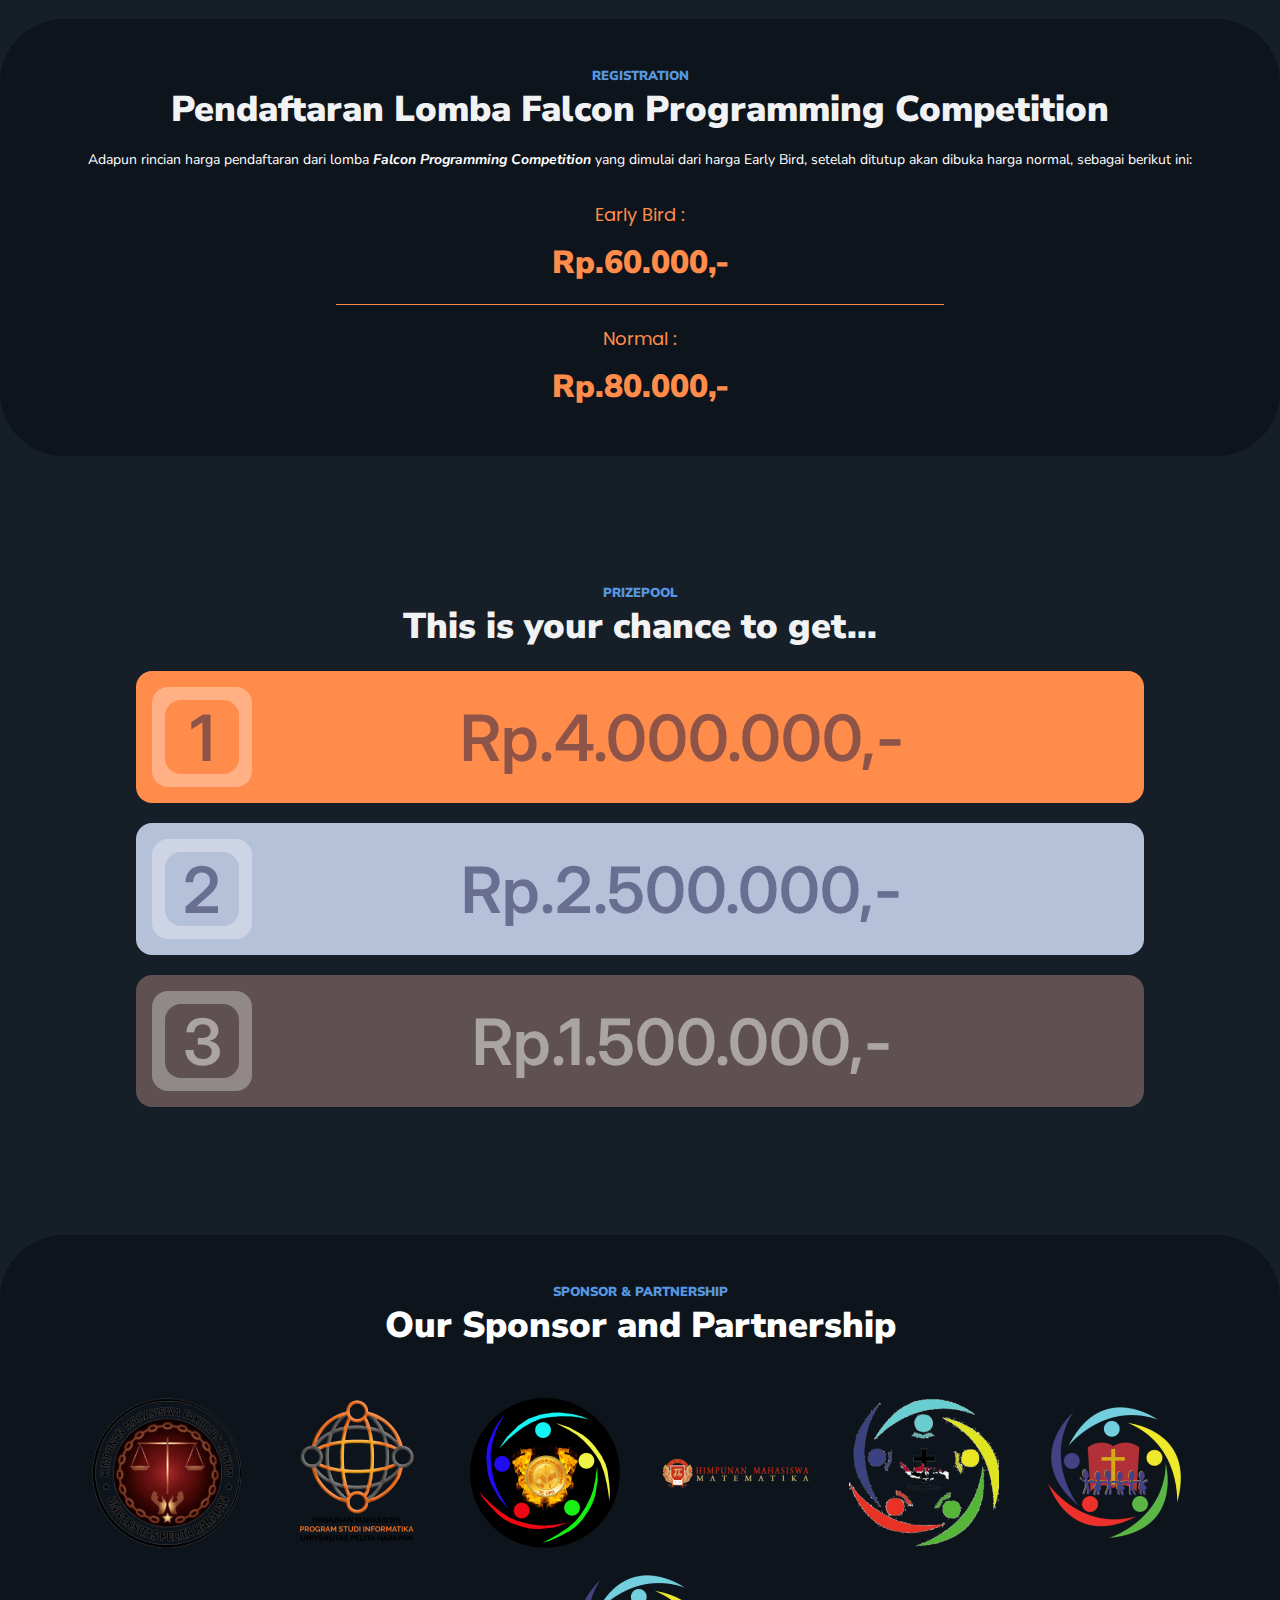
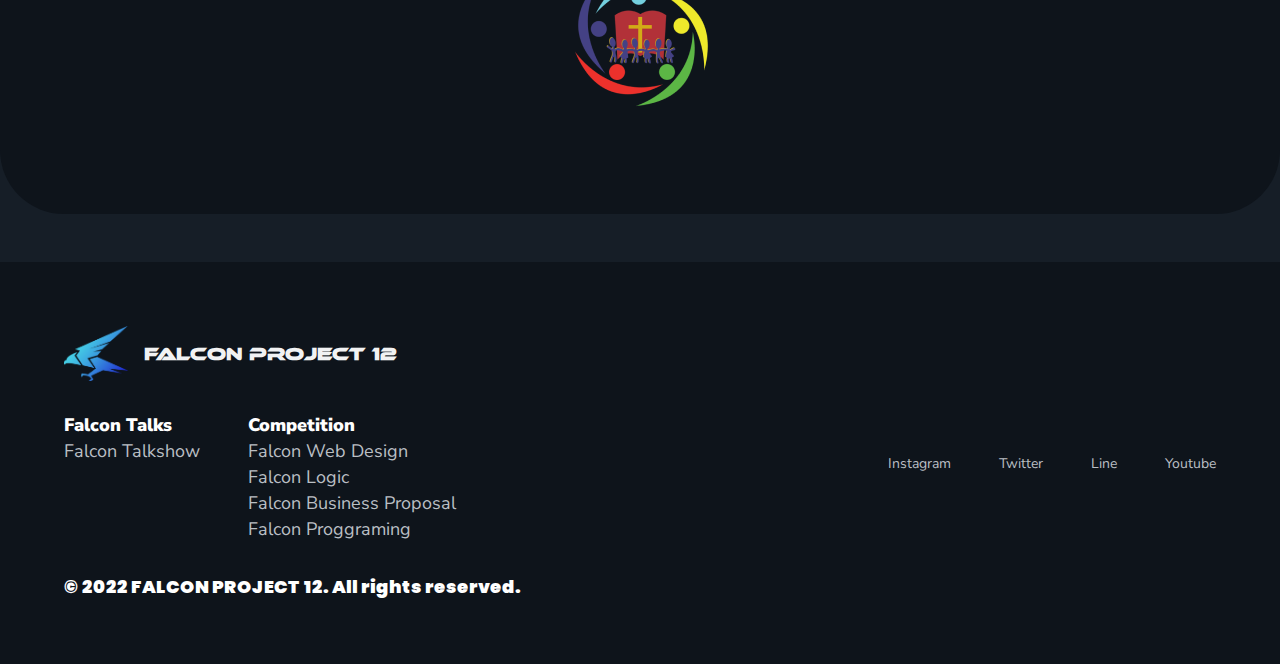
<file: src/pages/falcon-programming.html>
<!DOCTYPE html>
<html lang="en">
    <head>
        <meta charset="UTF-8" />
        <meta name="viewport" content="width=device-width, initial-scale=1.0" />

        <link rel="stylesheet" href="../../src/css/style.css" />

        <link
            rel="stylesheet"
            href="https://unicons.iconscout.com/release/v4.0.0/css/line.css"
        />

        <title>Falcon Project 12 | Falcon Programming Competition</title>
    </head>
    <body>
        <header class="header">
            <nav class="nav container">
                <a href="" class="nav-logo">
                    <img
                        src="../../assets/svg/logo-fp12.svg"
                        class="logo-img"
                        alt=""
                /></a>

                <div class="nav-btns">
                    <a href="../../index.html#competition" class="join-btn"
                        >Home</a
                    >
                    <div class="nav-toggle" id="nav-toggle">
                        <i class="uil uil-apps"></i>
                    </div>
                </div>
            </nav>
        </header>

        <main class="main">
            <!-- =================================== Home =================================== -->
            <div class="contest-home" id="contest-home">
                <div
                    class="container box-container-second contest-home-content"
                >
                    <div class="contest-home-data-wrapper">
                        <div class="contest-home-data">
                            <h1 class="contest-home-title">
                                Falcon Programming Competition
                            </h1>
                            <div class="contest-home-desc-wrapper">
                                <h4 class="contest-home-subtitle">
                                    Tentang Lomba
                                </h4>
                                <p class="contest-home-desc">
                                    Falcon Programming adalah ajang kompetisi
                                    programming yang merupakan bagian dari
                                    serangkaian acara/kompetisi Falcon Project
                                    12 yang diadakan oleh Fakultas School of
                                    Science and Technology (SISTech) Universitas
                                    Pelita Harapan. Falcon Programming bertujuan
                                    menguji kemampuan berpikir dan pemecahan
                                    masalah peserta, serta menjadi wadah
                                    kompetisi untuk berbagai mahasiswa yang
                                    memiliki latar belakang programming. Logika
                                    serta cara pikir dari peserta lomba akan
                                    diuji melalui serangkaian soal yang
                                    diberikan oleh panitia Falcon Project 12.
                                    <br />
                                    <br />
                                    Peserta harus menganalisa dan menyelesaikan
                                    soal yang telah diberikan menggunakan bahasa
                                    pemrograman Pascal, C/C++, Java, dan Python.
                                    Peserta juga harus memperhatikan jumlah
                                    memori serta batas waktu yang diberikan
                                    untuk setiap soal. Peserta yang lolos pada
                                    tahap penyisian yang diselengarakan secara
                                    online akan lanjut ke tahap selanjutnya yang
                                    akan diselengarakan secara on-site di lokasi
                                    UPH (Universitas Pelita Harapan).
                                </p>
                            </div>
                            <div class="contest-home-btns">
                                <a
                                    href="https://docs.google.com/forms/d/e/1FAIpQLScbzpM7zbUCjEdAmM71S8869TkVmk698YKVDysItlA7z0vyWg/viewform"
                                    class="contest-home-btn btn"
                                    >Daftar Sekarang</a
                                >
                                <a href="#" class="contest-home-btn-second btn"
                                    >Download Guidebook</a
                                >
                            </div>
                        </div>
                        <div class="contest-home-cover">
                            <img
                                src="../../assets/img/Logo Lomba/Falcon Web Design.png"
                                alt=""
                            />
                        </div>
                    </div>
                </div>
            </div>
            <!-- =================================== Falcon Timeline =================================== -->
            <div class="section timeline section-gap" id="timeline">
                <div class="container timeline-content">
                    <div class="timeline-data">
                        <div class="timeline-title">
                            <div class="section-title">TIMELINE</div>
                            <div class="section-subtitle">
                                Tahapan Lomba Falcon Project 12
                            </div>
                        </div>
                        <div class="section-desc timeline-desc">
                            Tahapan Lomba Falcon Project 12 terdiri dari
                            pendaftaran, Babak Penyisian, dan Babak Final
                            (on-site), dan diselengarakan pada waktu yang telah
                            ditentukan, sebagai berikut:
                        </div>
                    </div>
                    <div class="timeline-main">
                        <span class="timeline-middle-line"> </span>
                        <div class="timeline-item">
                            <h4 class="timeline-item-title">
                                Pendaftaran(Early Bird)
                            </h4>
                            <span class="timeline-rounded">
                                <div class="timeline-rounded-center"></div>
                            </span>
                            <div class="timeline-item-date">26 Sep - 9 Oct</div>
                        </div>
                        <div class="timeline-item">
                            <h4 class="timeline-item-title">
                                Pendaftaran(Normal)
                            </h4>
                            <span class="timeline-rounded">
                                <div class="timeline-rounded-center"></div>
                            </span>
                            <div class="timeline-item-date">9 Oct - 23 Oct</div>
                        </div>
                        <div class="timeline-item">
                            <h4 class="timeline-item-title">
                                Babak Benyisihan (online)
                            </h4>
                            <span class="timeline-rounded">
                                <div class="timeline-rounded-center"></div>
                            </span>
                            <div class="timeline-item-date">
                                24 Oct - 30 Okt
                            </div>
                        </div>
                        <div class="timeline-item">
                            <h4 class="timeline-item-title">
                                Babak Final (on-site)
                            </h4>
                            <span class="timeline-rounded">
                                <div class="timeline-rounded-center"></div>
                            </span>
                            <div class="timeline-item-date">7 Nov - 11 Nov</div>
                        </div>
                    </div>
                </div>
            </div>

            <!-- =================================== Falcon Registrasi =================================== -->
            <div class="section registration section-gap" id="registration">
                <div
                    class="container registration-content box-container-second"
                >
                    <div class="registration-data">
                        <div class="registration-title-wrapper">
                            <h4 class="section-title">REGISTRATION</h4>
                            <h2 class="section-subtitle">
                                Pendaftaran Lomba Falcon Programming Competition
                            </h2>
                        </div>
                        <p class="section-desc">
                            Adapun rincian harga pendaftaran dari lomba
                            <b><i>Falcon Programming Competition</i></b> yang
                            dimulai dari harga Early Bird, setelah ditutup akan
                            dibuka harga normal, sebagai berikut ini:
                        </p>
                    </div>

                    <div class="registration-main">
                        <div class="registration-prize-wrapper">
                            <p class="registration-prize-title">Early Bird :</p>
                            <h2 class="registration-prize-prize">
                                Rp.60.000,-
                            </h2>
                        </div>
                        <div class="registration-prize-line"></div>
                        <div class="registration-prize-wrapper">
                            <p class="registration-prize-title">Normal :</p>
                            <h2 class="registration-prize-prize">
                                Rp.80.000,-
                            </h2>
                        </div>
                    </div>
                </div>
            </div>

            <!-- =================================== Falcon Prizepool =================================== -->
            <div class="section registration section-gap" id="registration">
                <div class="container prizepool-content">
                    <div class="prizepool-title-wrapper">
                        <h4 class="section-title">PRIZEPOOL</h4>
                        <h2 class="section-subtitle">
                            This is your chance to get...
                        </h2>
                    </div>
                    <div class="prizepool-main">
                        <div class="prizepool-item-list">
                            <div class="prizepool-item gold">
                                <div class="prizepool-number-wrapper">
                                    <h2
                                        class="prizepool-number gold text-price-dark"
                                    >
                                        1
                                    </h2>
                                </div>
                                <div class="prizepool-prize-wrapper">
                                    <h2 class="prizepool-prize text-price-dark">
                                        Rp.4.000.000,-
                                    </h2>
                                </div>
                            </div>
                            <div class="prizepool-item silver">
                                <div class="prizepool-number-wrapper">
                                    <h2
                                        class="prizepool-number silver text-price-dark"
                                    >
                                        2
                                    </h2>
                                </div>
                                <div class="prizepool-prize-wrapper">
                                    <h2 class="prizepool-prize text-price-dark">
                                        Rp.2.500.000,-
                                    </h2>
                                </div>
                            </div>
                            <div class="prizepool-item bronze">
                                <div class="prizepool-number-wrapper">
                                    <h2
                                        class="prizepool-number bronze text-price-light"
                                    >
                                        3
                                    </h2>
                                </div>
                                <div class="prizepool-prize-wrapper">
                                    <h2
                                        class="prizepool-prize text-price-light"
                                    >
                                        Rp.1.500.000,-
                                    </h2>
                                </div>
                            </div>
                        </div>
                    </div>
                </div>
            </div>

            <!-- =================================== Falcon Sponsor =================================== -->
            <div class="section sponsor section-gap">
                <div class="container sponsor-content box-container-second">
                    <div class="sponsor-data">
                        <div class="sponsor-title">
                            <div class="section-title">
                                SPONSOR & PARTNERSHIP
                            </div>
                            <div class="section-subtitle">
                                Our Sponsor and Partnership
                            </div>
                        </div>
                    </div>
                    <div class="sponsor-main">
                        <div class="sponsor-item">
                            <img
                                src="../../assets/img/Logo HMP/HMFH.png"
                                alt=""
                            />
                        </div>
                        <div class="sponsor-item">
                            <img
                                src="../../assets/img/Logo HMP/HMPS_INFORMATIKA 1.png"
                                alt=""
                            />
                        </div>
                        <div class="sponsor-item">
                            <img
                                src="../../assets/img/Logo HMP/HMPS_Pendidikan Ekonomi 1.png"
                                alt=""
                            />
                        </div>
                        <div class="sponsor-item">
                            <img
                                src="../../assets/img/Logo HMP/HMPS_MatematikaTerapan 1.png"
                                alt=""
                            />
                        </div>
                        <div class="sponsor-item">
                            <img
                                src="../../assets/img/Logo HMP/HMPS_Pendidikan Bahasa Indonesia 1.png"
                                alt=""
                            />
                        </div>
                        <div class="sponsor-item">
                            <img
                                src="../../assets/img/Logo HMP/HMPS_PGSD[1] 1.png"
                                alt=""
                            />
                        </div>
                        <div class="sponsor-item">
                            <img
                                src="../../assets/img/Logo HMP/HMPS_PGSD[1] 1.png"
                                alt=""
                            />
                        </div>
                    </div>
                </div>
            </div>
        </main>

        <footer class="footer">
            <div class="footer-main">
                <a href="#" class="footer-logo-wrapper">
                    <img
                        src="../../assets/img/Logo.png"
                        class="footer-logo"
                        alt=""
                    />
                    <h2 class="footer-logo-title">Falcon Project 12</h2>
                </a>
                <div class="footer-items">
                    <div class="footer-item">
                        <a href="#" class="footer-item-title">Falcon Talks</a>
                        <a href="#" class="footer-item-subitem"
                            >Falcon Talkshow</a
                        >
                    </div>
                    <div class="footer-item">
                        <a href="#" class="footer-item-title">Competition</a>
                        <a href="#" class="footer-item-subitem"
                            >Falcon Web Design</a
                        >
                        <a href="#" class="footer-item-subitem">Falcon Logic</a>
                        <a href="#" class="footer-item-subitem"
                            >Falcon Business Proposal</a
                        >
                        <a href="#" class="footer-item-subitem"
                            >Falcon Proggraming</a
                        >
                    </div>
                </div>
                <div class="footer-footer">
                    <h4 class="footer-footer-desc">
                        © 2022 FALCON PROJECT 12. All rights reserved.
                    </h4>
                </div>
            </div>
            <div class="footer-sosmed">
                <div class="footer-icon-wrapper">
                    <i class="uil uil-instagram-alt footer-icon"></i>
                    <p class="footer-icon-title">Instagram</p>
                </div>
                <div class="footer-icon-wrapper">
                    <i class="uil uil-twitter footer-icon"></i>
                    <p class="footer-icon-title">Twitter</p>
                </div>
                <div class="footer-icon-wrapper">
                    <i class="uil uil-line footer-icon"></i>
                    <p class="footer-icon-title">Line</p>
                </div>
                <div class="footer-icon-wrapper">
                    <i class="uil uil-youtube footer-icon"></i>
                    <p class="footer-icon-title">Youtube</p>
                </div>
            </div>
        </footer>

        <script src="../../src/js/main.js"></script>
    </body>
</html>
</file>
<file: src/css/style.css>
/*==================== GOOGLE FONTS ====================*/
@import url("https://fonts.googleapis.com/css2?family=Inter:wght@400;500;700&family=Josefin+Sans:wght@400;700&family=Nunito+Sans:wght@400;600;700;800&family=Poppins:wght@200;400;500;600;700&display=swap");
@font-face {
    font-family: "Ethnocentric";
    src: url("/assets/font/ethnocentric\ rg.otf");
}

/*==================== VARIABLES CSS ====================*/
:root {
    --header-height: 3rem;

    /*========== Colors ==========*/
    --hue-color: 212;

    /* HSL color mode */
    --first-color: hsl(var(--hue-color), 69%, 61%);
    --first-color-alt: hsl(var(--hue-color), 57%, 53%);
    --first-color-lighter: hsl(var(--hue-color), 92%, 85%);
    --text-color-light: hsl(var(--hue-color), 8%, 65%);
    --input-color: hsl(var(--hue-color), 70%, 96%);

    --white-color: white;
    --number-color: #ff8c4b;

    --first-color-second: hsl(var(--hue-color), 30%, 8%);
    --title-color: hsl(var(--hue-color), 8%, 95%);
    --text-color: hsl(var(--hue-color), 8%, 75%);
    --input-color: hsl(var(--hue-color), 29%, 16%);
    --body-color: hsl(var(--hue-color), 28%, 12%);
    --container-color: hsl(var(--hue-color), 29%, 16%);
    --scroll-bar-color: hsl(var(--hue-color), 12%, 48%);
    --scroll-thumb-color: hsl(var(--hue-color), 10%, 36%);

    /*========== Font and typography ==========*/
    --body-font: "Nunito Sans", sans-serif;
    --title-font: "Ethnocentric", sans-serif;
    --second-font: "Poppins", sans-serif;
    --section-font: "Josefin Sans", sans-serif;
    --number-font: "Inter", sans-serif;

    /* .5rem = 8px, 1rem = 16px, 1.5rem = 24px ... */
    --very-big-font: 2.5rem;
    --big-font-size: 1.7rem;
    --h1-font-size: 1.5rem;
    --h2-font-size: 1.25rem;
    --h3-font-size: 1.125rem;
    --normal-font-size: 0.938rem;
    --small-font-size: 0.813rem;
    --smaller-font-size: 0.75rem;

    /*========== Font weight ==========*/
    --font-medium: 500;
    --font-semi-bold: 600;
    --font-bold: 900;

    /*========== Margenes Bottom ==========*/
    /* .25rem = 4px, .5rem = 8px, .75rem = 12px ... */
    --mb-0-25: 0.25rem;
    --mb-0-5: 0.5rem;
    --mb-0-75: 0.75rem;
    --mb-1: 1rem;
    --mb-1-5: 1.5rem;
    --mb-2: 2rem;
    --mb-2-5: 2.5rem;
    --mb-3: 3rem;

    /*========== z index ==========*/
    --z-tooltip: 10;
    --z-fixed: 100;
    --z-modal: 1000;
}

/* Font size for large devices */
@media screen and (min-width: 968px) {
    :root {
        --very-big-font: 3rem;
        --big-font-size: 2.5rem;
        --h1-font-size: 2.25rem;
        --h2-font-size: 1.5rem;
        --h3-font-size: 1.25rem;
        --normal-font-size: 1.125rem;
        --small-font-size: 0.875rem;
        --smaller-font-size: 0.813rem;
    }

    .box-container-second {
        border-radius: 4rem;
        padding: 4rem;
    }
}

/*==================== BASE ====================*/
* {
    box-sizing: border-box;
    padding: 0;
    margin: 0;
}

html {
    scroll-behavior: smooth;
}

body {
    margin: 0 0 var(--header-height) 0;
    font-family: var(--body-font);
    font-size: var(--normal-font-size);
    background-color: var(--body-color);
    color: var(--white-color) !important;
}

h1,
h2,
h3,
h4 {
    color: var(--title-color);
    font-weight: var(--font-semi-bold);
}

ul {
    list-style: none;
}

a {
    text-decoration: none;
}

img {
    max-width: 100%;
    height: auto;
}

/*==================== REUSABLE CSS CLASSES ====================*/
.grid {
    display: grid;
    gap: 1.5rem;
}

.section {
    padding: 0;
}

.section-gap {
    margin: 3rem 0;
}
.section-title {
    font-size: var(--smaller-font-size);
    font-family: var(--body-font);
    font-weight: var(--font-bold);
    color: var(--first-color);
}

.section-subtitle {
    font-size: var(--h1-font-size);
    font-family: var(--body-font);
    font-weight: var(--font-bold);
}

.section-desc {
    font-size: var(--small-font-size);
    font-family: var(--body-font);
}

.text-center {
    text-align: center;
}

.z-top {
    z-index: 10;
}

/*==================== LAYOUT ====================*/
.container {
    max-width: 1366px;
    padding: 0 var(--mb-1-5);
}

.grid {
    display: grid;
    gap: 1.5rem;
}

.header {
    width: 100%;
    position: fixed;
    bottom: 0;
    left: 0;
    z-index: var(--z-fixed);
    box-shadow: 0 0.1px 5px 1px #000;
    background-color: var(--body-color);
}

.box-container {
    background-image: linear-gradient(
        var(--body-color),
        var(--first-color-second)
    );
}

.box-container-second {
    width: 100%;
    width: 100%;
    background-color: var(--first-color-second);
    padding: 3rem 2rem;
    /* margin: 0; */
}

.nav {
    max-width: 1366px;
    height: var(--header-height);
    display: flex;
    justify-content: space-between;
    align-items: center;
    margin: 1.25rem;
}

.nav-logo {
    font-family: var(--second-font);
    color: var(--text-color);
    /* flex: 1;  */
    font-size: var(--normal-font-size);
    font-weight: var(--font-semi-bold);
    display: flex;
    align-items: center;
    column-gap: 0.5rem;
}

.logo-img {
    width: 3.5rem;
}

.nav-menu ul {
    display: flex;
    justify-content: space-around;
    align-items: center;
}

.nav-menu {
    flex: 1;
    font-family: var(--title-font);
    font-size: var(--small-font-size);
}

@media screen and (max-width: 948px) {
    .nav-menu {
        position: fixed;
        bottom: -100%;
        left: 0;
        width: 100%;
        background-color: var(--body-color);
        padding: 2rem 1.5rem 3rem;
        border-radius: 1.5rem 1.5rem 0 0;
        box-shadow: 0 -1px 4px var(--first-color);
        transition: 0.3s;
    }

    .nav-logo p {
        display: none;
    }
    .nav-menu a {
        color: var(--text-color);
    }
}

.nav-item:hover {
    color: var(--text-color);
}

.nav-item-active {
    color: var(--first-color) !important;
}

.nav-close {
    position: absolute;
    right: 1.3rem;
    bottom: 0.5rem;
    font-size: 1.5rem;
    cursor: pointer;
    color: var(--text-second-color);
}

.nav-item {
    color: var(--white-color);
    font-family: var(--second-font);
    display: flex;
    row-gap: 8px;
    flex-direction: column;
    align-items: center;
    transition: 0.3s;
}

.nav-icon {
    font-size: 1.2rem;
}

.nav-btns {
    flex: 1;
    display: flex;
    justify-content: flex-end;
    align-items: center;
}

.join-btn {
    display: flex;
    align-items: center;
    padding: 0.6rem 1rem;
    margin-right: 1rem;
    background-color: var(--first-color);
    color: var(--white-color);
    font-weight: var(--font-medium);
    /* font-weight: var(--font-semi-bold); */
    font-size: var(--small-font-size);
    transition: 0.3s;
    border-radius: 12px;
    font-family: var(--second-font);
}

.join-btn:hover {
    background-color: var(--first-color-alt);
    color: var(--white-color);
}

.join-logo {
    font-size: 1.2rem;
    font-weight: var(--font-bold);
    margin-right: 0.5rem;
}

.show-menu {
    bottom: 0;
}

@media screen and (min-width: 948px) {
    .section {
        padding-top: 0 3rem;
    }
    .container {
        margin-left: auto;
        margin-right: auto;
    }

    body {
        margin: 0;
    }

    .header {
        top: 0;
        bottom: initial;
    }
    .nav-icon,
    .nav-toggle,
    .nav-close {
        display: none;
    }

    .nav-list {
        display: flex;
        /* column-gap: 3.5rem; */
    }

    .join-btn {
        padding: 0.815rem 2rem;
    }

    .section-gap {
        margin-top: 8rem;
    }

    .nav-logo {
        flex: 1;
    }
}

/*==================== Home ====================*/

.home-content {
    padding: 2.15rem 0;
    background-image: url("/assets/svg/Group\ 834.svg");
    height: 100%;
    display: flex;
    flex-direction: column;
    justify-content: space-evenly;
    align-self: center;
    background-size: 100%;
    background-position: center;
    background-repeat: no-repeat;
}

.home-data {
    display: flex;
    flex-direction: column;
    justify-content: center;
    align-items: center;
    row-gap: 3rem;
}

.home-img {
    display: flex;
    justify-content: center;
    align-items: center;

    background-image: url("/assets/svg/pattern\ 1.svg");
    background-position: center;
    background-size: 20rem;
    background-repeat: no-repeat;
}

.home-image {
    margin: 2.5rem 0;
    width: 250px;
    z-index: 10;
    scale: 1;
    rotate: 0;
    transition: 0.3s;

    animation-name: logo-animate;
    animation-duration: 5s;
    animation-iteration-count: infinite;
}

@keyframes logo-animate {
    0% {
        transform: translateY(0);
    }
    50% {
        transform: translateY(-40px);
    }
    100% {
        transform: translateY(0);
    }
}

.home-img::before {
    content: "";
    position: absolute;
    background-color: #103054;
    display: inline-block;
    width: 200px;
    height: 200px;
    margin-right: 5px;
    rotate: 45deg;
    scale: 1;
    border-radius: 50px;
    z-index: 1;
    transition: 0.5s;
}

@keyframes logo-animate-before {
    0% {
        transform: scale(1);
    }
    50% {
        transform: scale(1.1);
    }
    100% {
        transform: scale(1);
    }
}

.home-img:hover::before {
    rotate: 20deg;
    scale: 0.9;
}

.home-image:hover {
    scale: 1.2;
    rotate: 8deg;
}

@keyframes logo-animate-after {
    0% {
        transform: rotate(0);
        transform: translate(-200px, -200px);
    }
    50% {
        transform: rotate(180deg);
    }
    100% {
        transform: translate(360deg);
        transform: translate(-200px, -200px);
    }
}

.home-data-content {
    display: flex;
    flex-direction: column;
    row-gap: 0.2rem;
}

.home-title,
.home-subtitle {
    font-family: var(--title-font);
    text-align: center;
}

.home-title {
    font-size: var(--big-font-size);
}

.home-subtitle {
    font-size: var(--small-font-size);
    font-weight: 400;
    color: var(--first-color-lighter);
    margin-top: 0.25rem;
}

.home-desc {
    padding: 0 3rem;
    font-family: var(--body-font);
    font-weight: var(--font-medium);
    font-size: var(--h3-font-size);
    text-align: center;
    line-height: 1.815rem;
}

.home-desc span {
    font-weight: var(--font-bold);
}

.home-desc i {
    font-weight: var(--font-bold);
}

.home-join-btn {
    display: flex;
    align-items: center;
    align-self: center;
    padding: 0.6rem 1rem;
    margin: 0 2rem;
    background-color: var(--white-color);
    color: var(--first-color);
    font-size: var(--small-font-size);
    transition: 0.3s;
    font-weight: var(--font-bold);
    font-family: var(--second-font);
    border-radius: 5px;
    justify-content: center;
}

.join-icon {
    rotate: -90deg;
    margin-left: 1rem;
    font-size: 1.2rem;
}

.home-join-btn:hover {
    background-color: var(--first-color);
    color: var(--white-color);
}

.scroll-down {
    display: none;
    column-gap: 0.5rem;
    align-items: center;
    font-size: var(--small-font-size);
    color: var(--first-color);
    transform: translateX(0);
    transition: 0.5s;
}

.scroll-down:hover {
    color: var(--first-color-lighter);
    transform: translateY(10px);
}

.scroll-down-btn {
    font-size: 2rem;
}

.scroll-down-arrow {
    font-size: 1rem;
}

@media screen and (min-width: 948px) {
    .home {
        display: flex;
        /* justify-content: center; */
        align-items: center;
        height: 100vh;
        /* margin: 9rem 0; */
    }
    .box-container {
        padding-top: 5rem;
        /* position: relative; */
        /* border-radius: 48px; */
        width: 100%;
        height: 100%;
    }

    .box-container::before {
        display: block;
    }

    .home-content {
        /* padding: 5rem 3.5rem; */
        column-gap: 2rem;
    }

    .home-image {
        width: 270px;
        margin: 3rem 0;
    }

    .home-img {
        background-size: contain;
    }

    .home-img::before {
        width: 200px;
        height: 200px;
        animation-name: logo-animate-before;
        animation-duration: 10s;
        animation-iteration-count: infinite;
    }

    .home-img::after {
        width: 200px;
        height: 200px;
        /* animation-name: logo-animate-after; */
        animation-duration: 23s;
        animation-iteration-count: infinite;
    }

    .home-data-content {
        row-gap: 1rem;
    }

    .home-desc {
        /* width: 50%; */
        max-width: 50%;
    }

    .home-btns {
        display: flex;
        justify-content: center;
        column-gap: 3rem;
    }

    .home-join-btn {
        /* max-width: 40%; */
        padding: 0.815rem 2rem;
        border-radius: 1rem;
        font-weight: var(--font-medium);
    }

    .join-icon {
        font-size: 1.5rem;
        margin-left: 1rem;
    }

    .scroll-down {
        display: flex;
    }
}

/*==================== FalconTalks ====================*/
.falcontalks-content {
    display: flex;
    flex-direction: column;
    justify-content: center;
    row-gap: 2rem;
    margin-top: 4rem;
}

.falcontalks-data {
    display: flex;
    flex-direction: column;
    justify-content: center;
    align-items: start;
    row-gap: 1rem;
}

.falcontalks-title {
    display: flex;
    flex-direction: column;
    justify-content: center;
    row-gap: 1rem;
}

.falcontalks-btn {
    background-color: var(--first-color);
    padding: 0.6rem 1rem;
    border-radius: 10px;
    color: var(--white-color);
    font-family: var(--second-font);
    font-weight: var(--font-semi-bold);
    font-size: var(--small-font-size);
    transition: 0.3s;
}

.falcontalks-btn:hover {
    background-color: var(--first-color-alt);
    color: var(--white-color);
}

.falcontalks-image {
    border-radius: 20px;
}

.falcontalks-img {
    position: relative;
    /* z-index: 1; */
    display: flex;
}

@media screen and (min-width: 948px) {
    .falcontalks-content {
        flex-direction: row;
        justify-content: space-between;
        align-items: center;
        column-gap: 5rem;
    }

    .falcontalks-data,
    .falcontalks-img {
        flex: 1;
    }

    .falcontalks-data {
        row-gap: 2.5rem;
    }

    .falcontalks-btn {
        padding: 1rem 2rem;
    }
}

/*==================== Falcon Competition ====================*/
.competition-content {
    display: flex;
    flex-direction: column;
    justify-content: center;
    align-items: center;
    text-align: center;
    row-gap: 2rem;
}

.competition-data {
    display: flex;
    flex-direction: column;
    justify-content: center;
    align-items: center;
    row-gap: 1rem;
}

.competition-list {
    display: flex;
    flex-direction: column;
    justify-content: center;
    align-items: center;
    row-gap: 1.25rem;
}

.competition-item-wrapper {
    flex: 1;
    display: flex;
    flex-direction: column;
    justify-content: center;
    align-items: center;
    padding: 1rem 1rem 2rem;
    background-color: var(--body-color);
    border-radius: 2rem;
    row-gap: 1rem;
    height: 100%;
    /* box-shadow: 0 2px 1px 0 var(--first-color); */
}

.competition-item-img {
    width: 200px;
    height: 200px;
    background-color: rgb(255, 255, 255);
    border-radius: 2rem;
    padding: 3rem;
    display: flex;
    justify-content: center;
    align-items: center;
}

.competition-item-img img {
    width: 150px;
    height: 150px;
    object-fit: contain;
}

.competition-item-title {
    font-size: var(--normal-font-size);
    color: var(--white-color);
    font-weight: var(--font-semi-bold);
}

.competition-item-desc {
    font-size: var(--smaller-font-size);
    color: var(--text-color);
    text-align: center;
}

.competition-item-btn {
    font-size: var(--small-font-size);
    color: var(--white-color);
    background-color: var(--first-color);
    width: 100%;
    padding: 0.2rem 0;
    border-radius: 10px;
    display: flex;
    justify-content: center;
    align-items: center;
    column-gap: 1rem;
    font-weight: var(--font-semi-bold);
}

.competition-item-btn:hover {
    background-color: var(--first-color-alt);
}

.competition-item-arrow {
    font-size: 1.5rem;
}

.competition-btn {
    color: var(--first-color);
    background-color: var(--white-color);
    padding: 1rem 2rem;
    border-radius: 10px;
    font-size: var(--normal-font-size);
    font-weight: var(--font-bold);
    transition: 0.3s;
}

.competition-btn:hover {
    color: var(--white-color);
    background-color: var(--first-color);
}

@media screen and (min-width: 968px) {
    .competition {
        position: relative;
    }
    .competition-content,
    .competition-data {
        align-items: flex-start;
        text-align: left;
    }
    .competition-data {
        text-align: left;
    }
    .competition-content {
        padding: 4rem;
    }
    .competition-list {
        flex-direction: row;
        align-items: flex-start;
        justify-content: center;
        height: 100%;
        width: 100%;
        column-gap: 2rem;
    }
    .competition-item-wrapper {
        text-align: center;
    }

    .competition-btn {
        margin-top: 1rem;
        justify-items: center;
        align-self: center;
    }
}

/*==================== Falcon Timeline ====================*/
.timeline-content {
    display: flex;
    flex-direction: column;
    justify-content: center;
    align-items: center;
    text-align: center;
    row-gap: 2rem;

    /* margin-bottom: 8rem; */
}

.timeline-data {
    display: flex;
    flex-direction: column;
    row-gap: 1.2rem;
}

.timeline-main {
    display: flex;
    flex-direction: column;
    justify-content: space-between;
    align-items: center;
    position: relative;
    padding: 2rem 0;
    width: 100%;
    height: 100%;
    row-gap: 3.5rem;
}

.timeline-item {
    display: flex;
    justify-content: space-around;
    align-items: center;
    /* background-color: red; */
    width: 100%;
    transform: scale(1);
    transition: 0.3s;
    cursor: pointer;
}

.timeline-item:hover {
    transform: scale(1.2);
}

.timeline-item-title,
.timeline-rounded,
.timeline-item-date {
    flex: 1;
}

.timeline-item-title {
    color: var(--white-color);
    font-size: var(--normal-font-size);
    font-weight: var(--font-bold);
    text-align: right;
}

.timeline-item-date {
    color: var(--first-color);
    font-size: var(--normal-font-size);
    font-weight: var(--font-bold);
    font-family: var(--number-font);
    text-align: left;
}

.timeline-rounded {
    width: 25px;
    height: 25px;
    border-radius: 50px;
    /* background-color: var(--white-color); */
    display: flex;
    justify-content: center;
    align-items: center;
}

.timeline-rounded-center {
    width: 17px;
    height: 17px;
    border-radius: 50px;
    background-color: var(--white-color);
    z-index: 10;
}

.timeline-middle-line {
    position: absolute;
    width: 4px;
    height: 100%;
    background-color: var(--white-color);
    z-index: 1;
    /* left: calc(50%-4px); */
    top: 0;
}

@media screen and (min-width: 968px) {
    .timeline-main {
        flex-direction: row;
    }

    .timeline-data {
        margin-bottom: 4rem;
        align-items: center;
    }

    .timeline-desc {
        width: 70%;
    }

    .timeline-item {
        flex-direction: column;
        /* background-color: red; */
        height: 100%;
    }

    .timeline-item-title {
        font-size: 1rem;
    }

    .timeline-rounded {
        margin: 2.5rem 0;
    }

    .timeline-rounded-center {
        width: 22px;
        height: 22px;
    }

    .timeline-middle-line {
        /* rotate: 90deg; */
        /* position: absolute; */
        width: 85%;
        height: 4px;
        top: calc(50% - 2px);
        left: 7.5%;
    }
}

/*==================== Falcon Timeline ====================*/

.faq-title {
    display: flex;
    flex-direction: column;
    justify-content: center;
    align-self: center;
    text-align: center;
}

.faq-main {
    margin-top: 2rem;
    display: flex;
    flex-direction: column;
    justify-content: center;
    align-items: center;
    row-gap: 1rem;
}

.faq-item {
    background-color: var(--first-color);
    padding: 1rem;
    border-radius: 5px;
    width: 100%;
    cursor: pointer;
}

.faq-question {
    font-weight: 700;
}

.faq-answer {
    font-size: 1rem;
}

.faq-answer-wrapper {
    display: none;
    background-color: var(--body-color);
    padding: 1rem;
    border-radius: 5px;
    margin-top: 1rem;
}

.faq-show {
    display: block;
}

/*==================== Falcon Sponsor ====================*/
.sponsor-title {
    text-align: center;
}

.sponsor-main {
    display: flex;
    flex-wrap: wrap;
    justify-content: space-around;
    align-items: center;
    padding: 3rem;
    row-gap: 1rem;
    column-gap: 1rem;
}

/*==================== Falcon Footer ====================*/
.footer {
    padding: 4rem 1rem;
    background-color: var(--first-color-second);
    display: flex;
    flex-direction: column;
    /* align-items: center; */
    width: 100%;
    row-gap: 3rem;
}

.footer-main {
    display: flex;
    flex-direction: column;
    row-gap: 2rem;
    flex: var(--mb-1-5);
}

.footer-logo-wrapper {
    display: flex;
    justify-content: flex-start;
    align-items: center;
    text-align: left;
    column-gap: 1rem;
}

.footer-logo {
    width: 4rem;
}

.footer-logo-title {
    font-family: var(--title-font);
    font-size: var(--normal-font-size);
}

.footer-items {
    display: flex;
    column-gap: 3rem;
}

.footer-item {
    display: flex;
    flex-direction: column;
    justify-content: flex-start;
    align-self: start;
    row-gap: 3px;
    font-family: var(--body-font);
}

.footer-item-title {
    color: var(--white-color);
    font-weight: var(--font-bold);
}

.footer-item-subitem {
    color: var(--text-color);
}

.footer-sosmed {
    display: flex;
    justify-content: space-around;
    align-items: center;
    flex: 1;
}

.footer-icon-wrapper {
    transform: scale(1) rotate(0);
    transition: 0.1s;
    flex-direction: column;
    cursor: pointer;
    display: flex;
    justify-content: center;
    align-items: center;
}

.footer-icon-wrapper:hover {
    transform: scale(1.2) rotate(8deg);
}

.footer-icon {
    font-size: 2.5rem;
}

.footer-icon-title {
    font-size: var(--small-font-size);
    color: var(--text-color);
    font-family: var(--body-color);
}

.footer-footer-desc {
    color: var(--white-color);
    font-weight: var(--font-bold);
    font-family: var(--second-font);
}

@media screen and (min-width: 968px) {
    .footer {
        padding: 4rem;
        flex-direction: row;
        align-items: center;
    }

    .footer-item {
        row-gap: 2px;
    }
    .footer-sosmed {
        justify-content: flex-end;
        column-gap: 3rem;
    }
}

/*========== SCROLL BAR ==========*/
::-webkit-scrollbar {
    width: 0.55rem;
    background-color: var(--scroll-bar-color);
}

::-webkit-scrollbar-thumb {
    background-color: var(--scroll-thumb-color);
}

::-webkit-scrollbar-thumb:hover {
    background-color: var(--text-color-light);
}

/* ==================next============= */

.contest-home-data-wrapper {
    display: grid;
    grid-template-rows: max-content max-content;
    text-align: center;
    gap: 2rem;
}

.contest-home-content {
    height: 100%;
    width: 100%;
}

.contest-home-data {
    order: 2;
    display: flex;
    flex-direction: column;
    gap: 2rem;
}

.contest-home-title {
    font-family: var(--title-font);
    font-size: var(--h1-font-size);
    color: var(--first-color);
}

.btn {
    display: block;
    padding: 1rem 1.5rem;
    background-color: var(--first-color);
    color: var(--white-color);
    border-radius: 12px;
    font-family: var(--second-font);
    font-weight: var(--font-semi-bold);
    text-align: center;
    line-height: 1rem;
}

.contest-home-subtitle {
    color: var(--first-color-lighter);
    font-size: var(--normal-font-size);
    margin-bottom: 1rem;
}

.contest-home-desc {
    font-family: var(--body-font);
    color: var(--white-color);
    font-size: var(--small-font-size);
    text-align: justify;
}

.contest-home-btns {
    display: flex;
    justify-content: center;
    flex-wrap: wrap;
    gap: 1rem;
}

.contest-home-btn-second {
    color: var(--first-color);
    background-color: var(--white-color);
}

.contest-home-cover {
    /* margin-bottom: 2rem; */
    padding: 4rem;
}

@media screen and (min-width: 968px) {
    .contest-home {
        margin-top: 7rem;
    }

    .contest-home-content {
        padding: 6rem 8rem;
    }

    .contest-home-data {
        order: 1;
        justify-content: center;
        text-align: left;
        gap: 4rem;
    }
    .contest-home-cover {
        order: 2;
    }

    .contest-home-data-wrapper {
        grid-template-columns: 1fr 1fr;
        grid-template-rows: none;
        height: 100%;
        width: 100%;
    }

    .contest-home-cover {
        display: flex;
        justify-content: center;
        align-items: center;
    }

    .contest-home-btns {
        justify-content: flex-start;
    }

    .btn {
        font-size: var(--small-font-size);
    }
}

/* ================== Registration ================= */
.registration-content {
    display: flex;
    flex-direction: column;
    justify-content: center;
    gap: 2rem;
    align-items: center;
    text-align: center;
}

.registration-data {
    display: flex;
    flex-direction: column;
    gap: 1rem;
}

.registration-main {
    display: flex;
    flex-direction: column;
    justify-content: center;
    align-self: center;
    gap: 1.25rem;
    width: 100%;
    height: 100%;
}

.registration-prize-wrapper {
    display: flex;
    flex-direction: column;
    gap: 0.815rem;
}

.registration-prize-title {
    color: var(--number-color);
    font-family: var(--second-font);
}

.registration-prize-title span {
    font-style: italic;
    font-weight: 800;
}

.registration-prize-prize {
    color: var(--number-color);
    font-size: 2rem;
    font-weight: var(--font-bold);
}

.registration-prize-line {
    width: 100%;
    height: 1px;
    background-color: var(--number-color);
}

@media screen and (min-width: 945px) {
    .registration-prize-line {
        width: 50%;
        align-self: center;
    }
}

/* ================== Prizepool ================= */
.prizepool-content {
    display: flex;
    flex-direction: column;
    justify-content: center;
    /* align-items: center; */
    text-align: center;
    row-gap: 1.25rem;
    width: 100%;
    height: 100%;
}

.pirzepool-main {
    width: 100%;
    height: 100%;
}

.prizepool-item-list {
    display: flex;
    flex-direction: column;
    width: 100%;
    gap: 1rem;
}

.prizepool-item {
    display: flex;
    justify-content: flex-start;
    align-items: center;
    gap: 2rem;
    padding: 1rem;
    border-radius: 1rem;
    font-family: var(--number-font);
    cursor: pointer;
    transform: scale(1);
    transition: 0.3s;
}

.prizepool-item:hover {
    transform: scale(1.1);
}

.prizepool-number-wrapper {
    padding: 0.815rem;
    background-color: rgba(255, 255, 255, 0.317);
    border-radius: 1rem;
    /* height: 100%; */
    width: 100px;
    height: 100px;
    flex: 1/6;
}

.prizepool-number {
    padding: 0.3rem 1rem;
    border-radius: 1rem;
    font-size: 2.5rem;
    width: 100%;
    height: 100%;
    display: flex;
    justify-content: center;
    align-items: center;
}

.prizepool-prize-wrapper {
    flex: 1;
    display: flex;
    justify-content: center;
    align-items: center;

    font-size: 1.15rem;
    padding-right: 5%;
}

.gold {
    background-color: #ff8c4b;
}

.silver {
    background-color: #b5c0d9;
}

.bronze {
    background-color: #5f5151;
}

.text-price-dark {
    color: #1819457c !important;
}

.text-price-light {
    color: #ffffff7a !important;
}

@media screen and (min-width: 945px) {
    .prizepool-main {
        padding: 0 7rem;
    }
    .prizepool-item-list {
        gap: 1.25rem;
    }
    .prizepool-number,
    .prizepool-prize {
        font-size: 4rem;
    }
}
</file>
